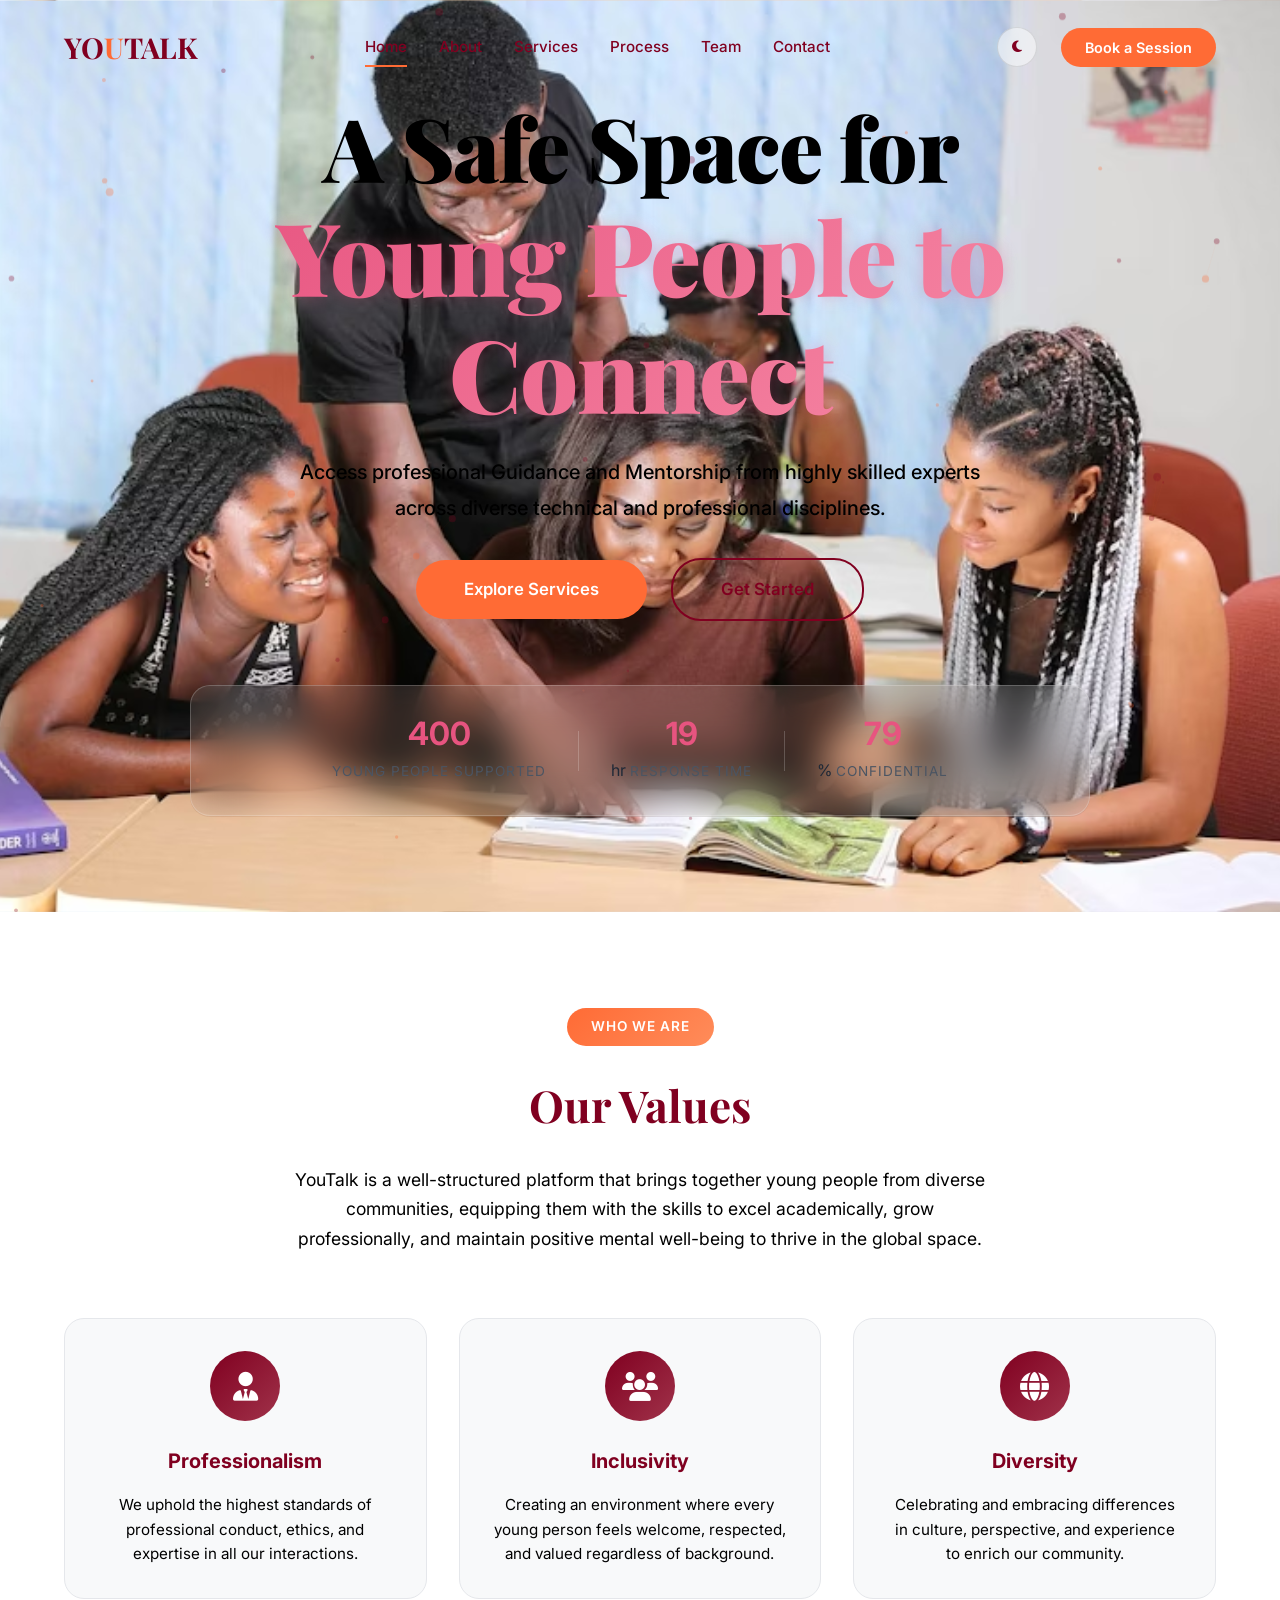
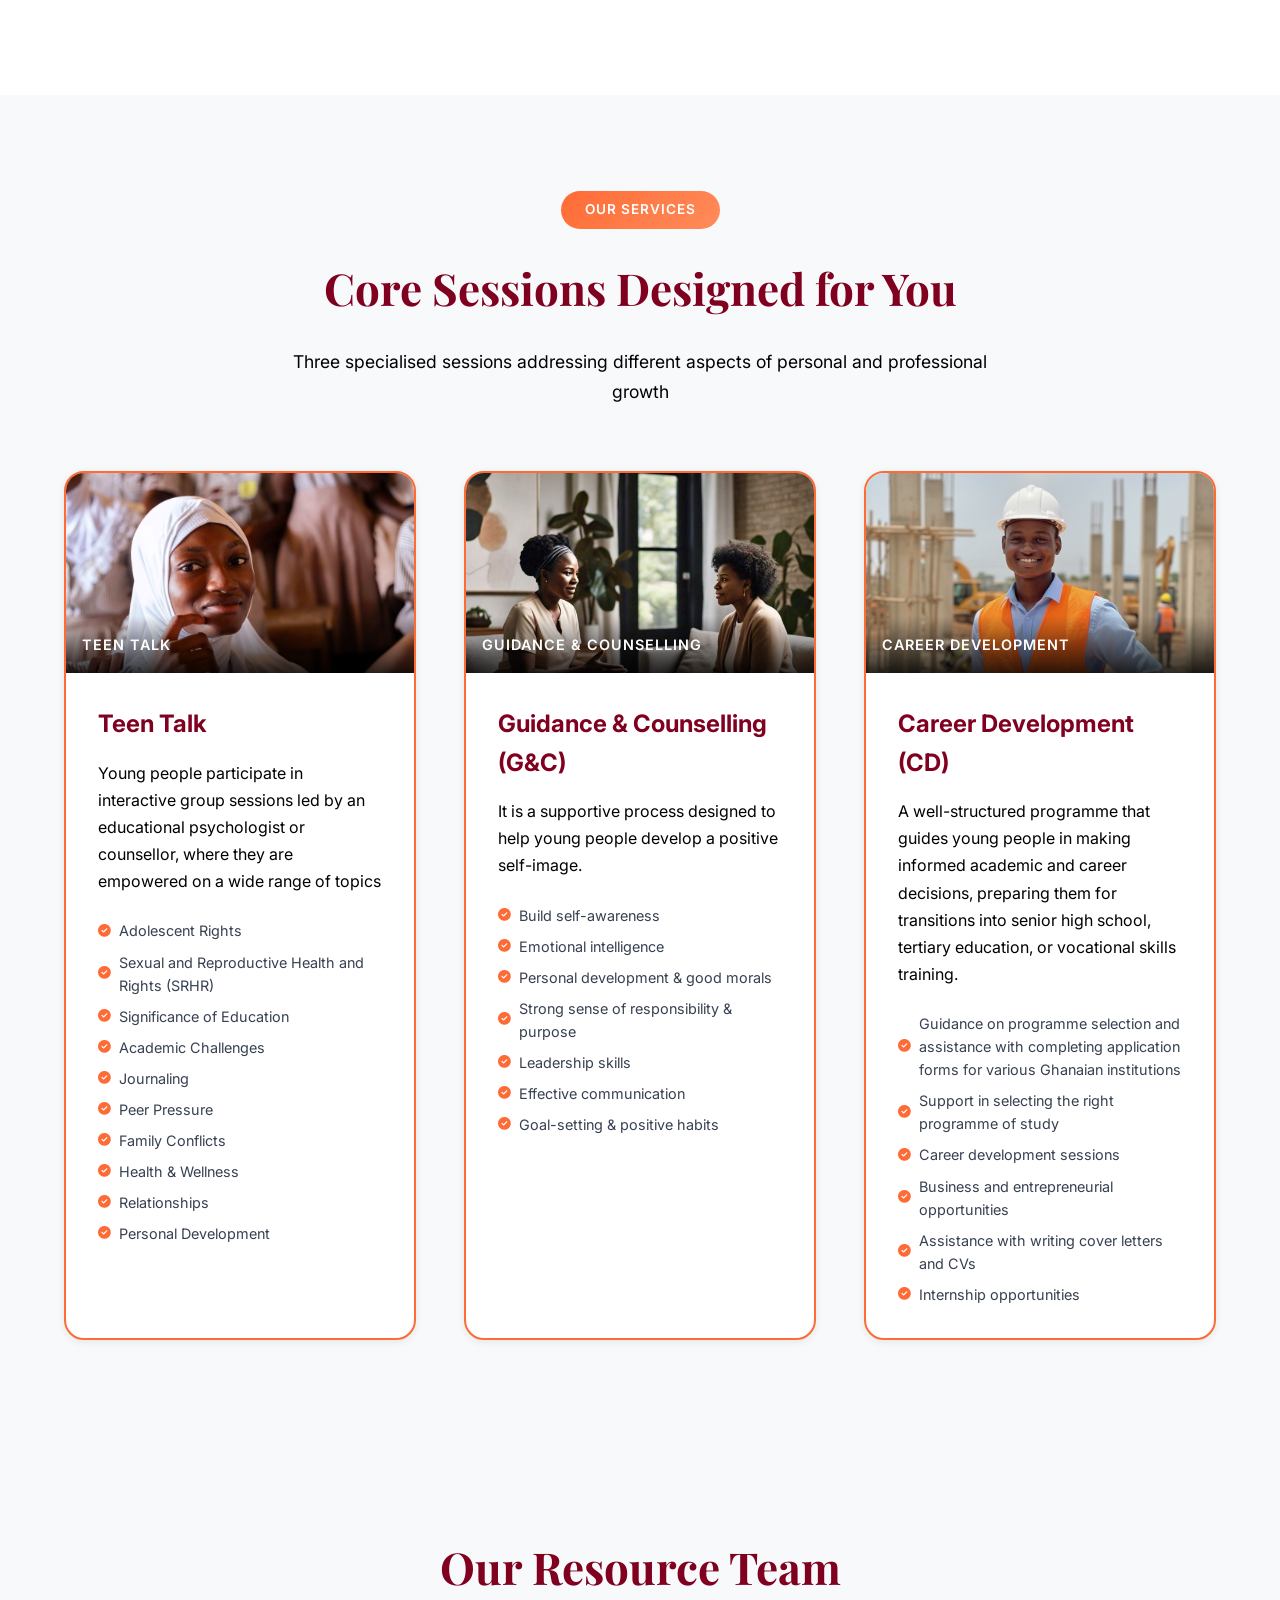
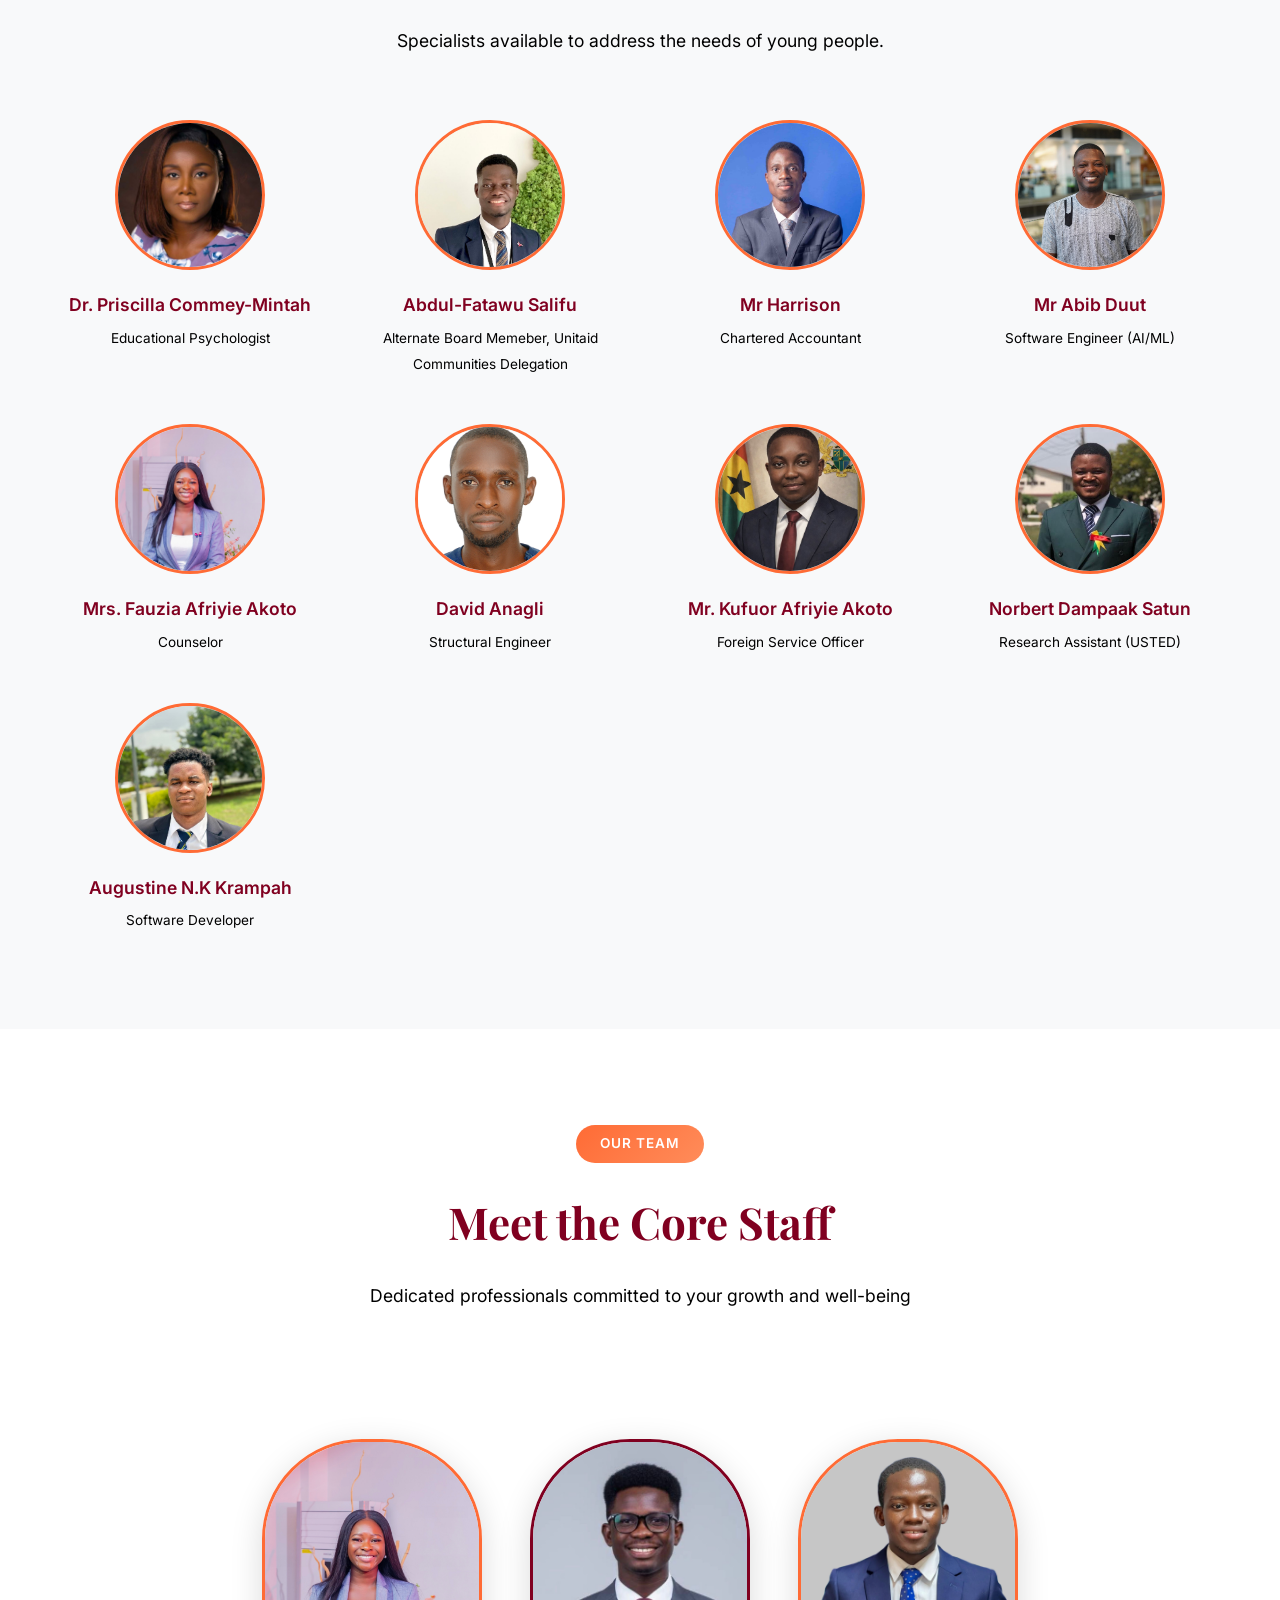
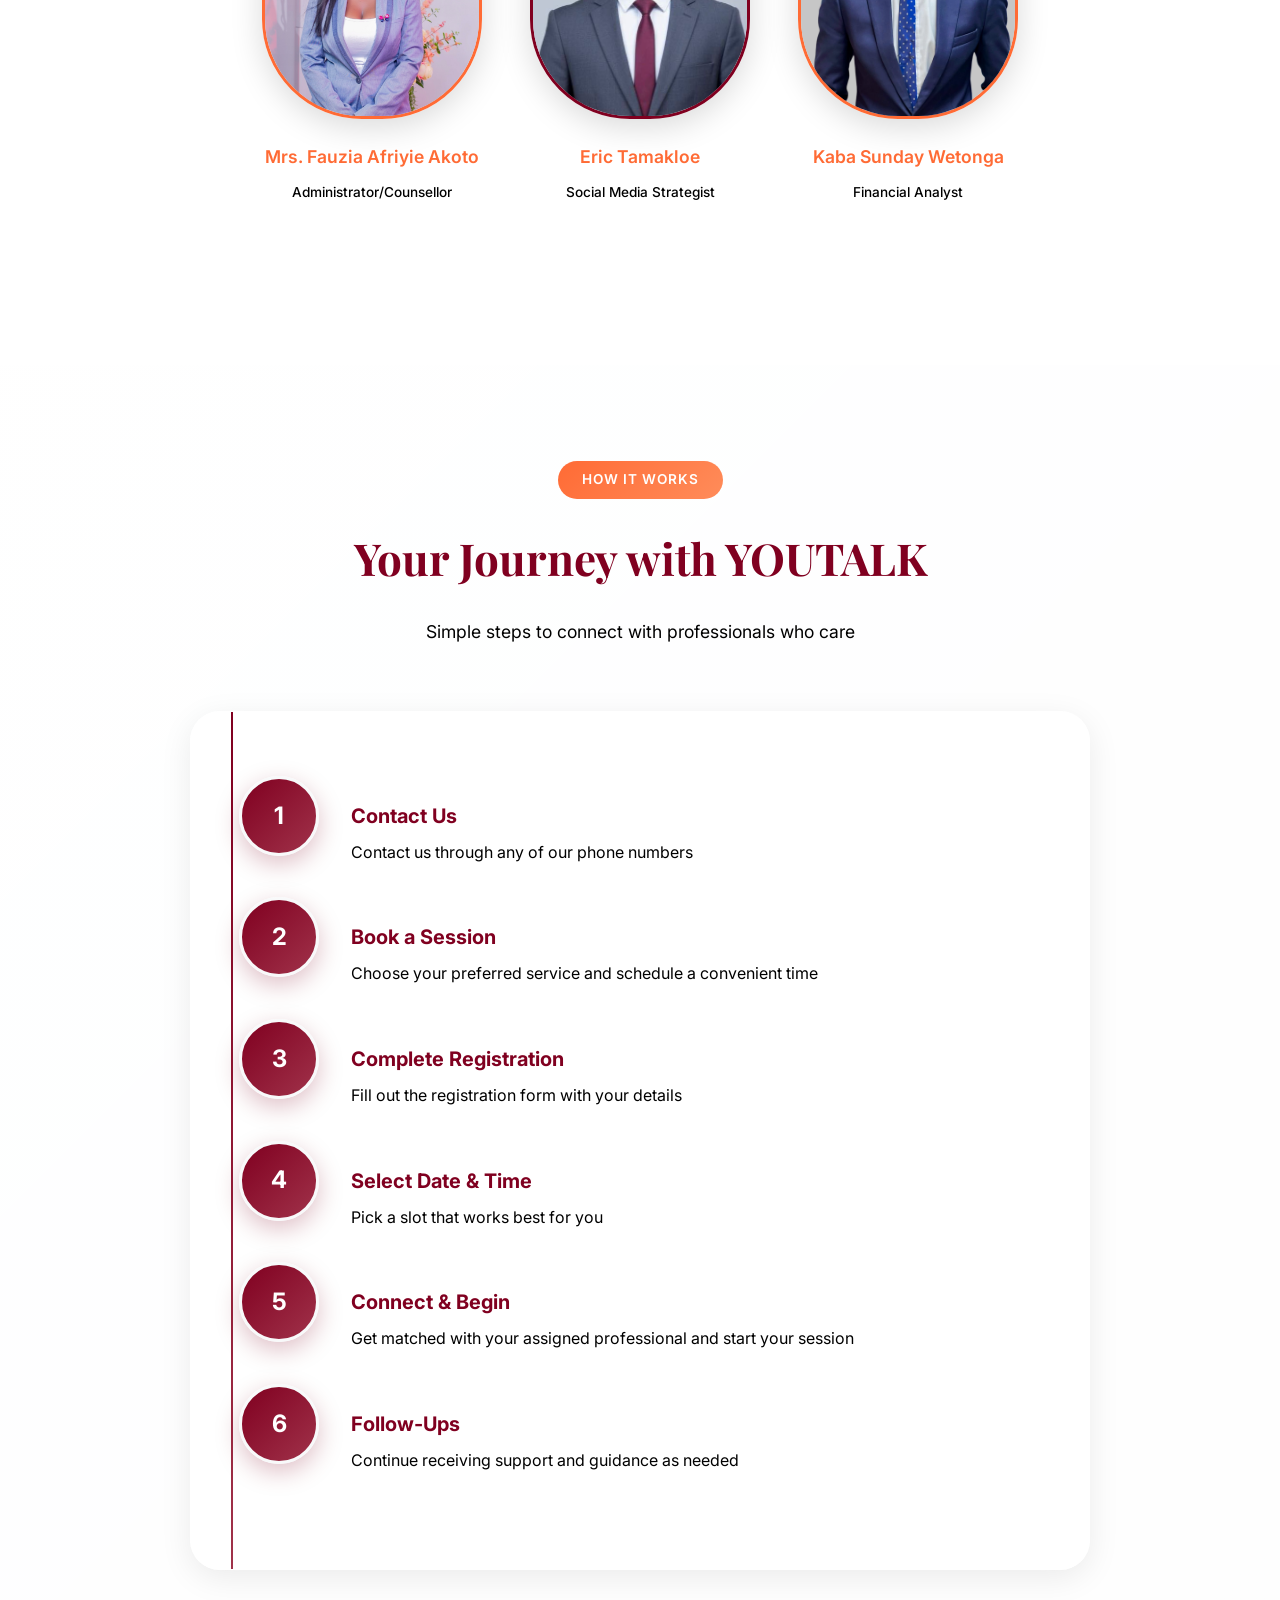
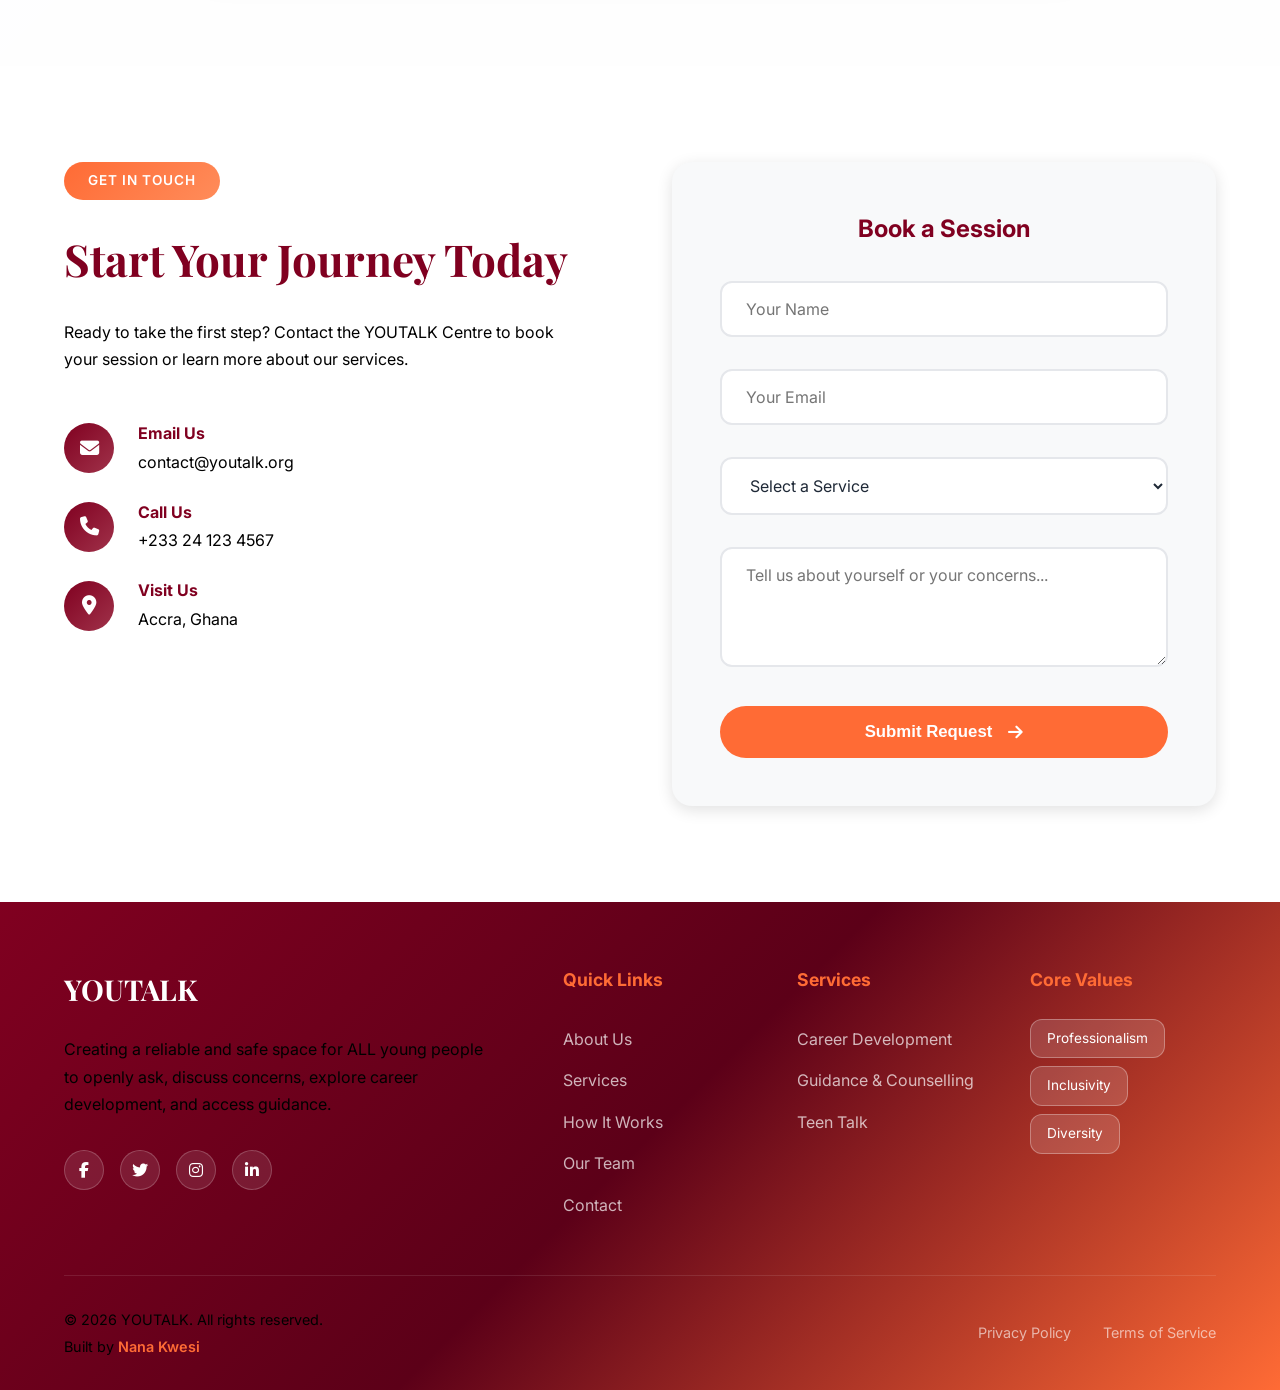
<file: index.html>
﻿<!DOCTYPE html>
<html lang="en">
<head>
    <meta charset="UTF-8">
    <meta name="viewport" content="width=device-width, initial-scale=1.0">
    <title>YOUTALK - Safe Space for Young People</title>

    <!-- Favicon (SVG Data URI - Y in a burgundy speech bubble) -->
    <link rel="icon" type="image/svg+xml" href="data:image/svg+xml,%3Csvg xmlns='http://www.w3.org/2000/svg' viewBox='0 0 100 100'%3E%3Crect width='100' height='100' rx='20' fill='%23800020'/%3E%3Ctext x='50' y='72' font-family='Arial, sans-serif' font-size='70' font-weight='bold' fill='white' text-anchor='middle'%3EY%3C/text%3E%3C/svg%3E">
    <meta name="theme-color" content="#800020">

    <link rel="stylesheet" href="styles.css">
    <link href="https://fonts.googleapis.com/css2?family=Inter:wght@300;400;500;600;700&family=Playfair+Display:wght@600;700&display=swap" rel="stylesheet">
    <link rel="stylesheet" href="https://cdnjs.cloudflare.com/ajax/libs/font-awesome/6.4.0/css/all.min.css">
</head>
<body>
    <!-- Navigation -->
    <nav class="navbar" id="navbar">
        <div class="nav-container">
            <a href="#" class="nav-logo">
                <span class="logo-text">YO<span class="highlight">U</span>TALK</span>
            </a>
            <div class="nav-menu" id="nav-menu">
                <a href="#home" class="nav-link active">Home</a>
                <a href="#about" class="nav-link">About</a>
                <a href="#services" class="nav-link">Services</a>
                <a href="#process" class="nav-link">Process</a>
                <a href="#team" class="nav-link">Team</a>
                <a href="#contact" class="nav-link">Contact</a>
            </div>

            <div class="nav-right">
                <button class="theme-toggle" id="theme-toggle" aria-label="Toggle theme">
                    <i class="fas fa-moon"></i>
                </button>
                <a href="#contact" class="nav-cta">Book a Session</a>
                <button class="mobile-menu-toggle" id="mobile-menu-toggle" aria-label="Toggle menu">
                    <span class="hamburger"></span>
                </button>
            </div>
        </div>
    </nav>

    <!-- Hero Section -->
    <section class="hero" id="home">
        <div class="hero-bg" style="background-image: url('Images/maybe\ hero\ 4.avif');"></div>
        <div class="hero-overlay"></div>
        <div class="hero-content">
            <h1 class="hero-title">
                A Safe Space for<br>
                <span class="highlight-text">Young People to Connect</span>
            </h1>
            <p class="hero-description">
                Access professional Guidance and Mentorship from highly skilled experts across diverse technical and professional disciplines.
            </p>
            <div class="hero-buttons">
                <a href="#services" class="btn btn-primary">Explore Services</a>
                <a href="#contact" class="btn btn-outline">Get Started</a>
            </div>
            
            <div class="hero-stats">
                <div class="stat-item">
                    <span class="stat-number" data-count="500">0</span>
                    <span class="stat-label">Young People Supported</span>
                </div>
                <div class="stat-divider"></div>
                <div class="stat-item">
                    <span class="stat-number" data-count="24">0</span><span style="font-size: 1rem;">hr</span>
                    <span class="stat-label">Response Time</span>
                </div>
                <div class="stat-divider"></div>
                <div class="stat-item">
                    <span class="stat-number" data-count="100">0</span><span style="font-size: 1rem;">%</span>
                    <span class="stat-label">Confidential</span>
                </div>
               
            </div>
        </div>
    </section>

    <!-- About Section -->
    <section class="about" id="about">
        <div class="container">
            <div class="section-header">
                <span class="section-tag">Who We Are</span>
                <h2 class="section-title">Our Values</h2>
                <p class="section-subtitle">
                  YouTalk is a well-structured platform that brings together young people from diverse communities, equipping them with the skills to excel academically, grow professionally, and maintain positive mental well-being to thrive in the global space.

                </p>
            </div>

            <div class="about-grid">
                <div class="about-card" data-aos="fade-up">
                    <div class="card-icon">
                        <i class="fas fa-user-tie"></i>
                    </div>
                    <h3>Professionalism</h3>
                    <p>We uphold the highest standards of professional conduct, ethics, and expertise in all our interactions.</p>
                </div>

                <div class="about-card" data-aos="fade-up" data-aos-delay="100">
                    <div class="card-icon">
                        <i class="fas fa-users"></i>
                    </div>
                    <h3>Inclusivity</h3>
                    <p>Creating an environment where every young person feels welcome, respected, and valued regardless of background.</p>
                </div>

                <div class="about-card" data-aos="fade-up" data-aos-delay="200">
                    <div class="card-icon">
                        <i class="fas fa-globe"></i>
                    </div>
                    <h3>Diversity</h3>
                    <p>Celebrating and embracing differences in culture, perspective, and experience to enrich our community.</p>
                </div>
            </div>
        </div>
    </section>

    <!-- Services Section -->
    <section class="services" id="services">
        <div class="container">
            <div class="section-header">
                <span class="section-tag">Our Services</span>
                <h2 class="section-title">Core Sessions Designed for You</h2>
                <p class="section-subtitle">
                    Three specialised sessions addressing different aspects of personal and professional growth
                </p>
            </div>

            <div class="services-grid">
                <!-- Teen Talk (First) -->
                <div class="service-card featured" data-aos="fade-up" data-aos-delay="100">
                    <div class="service-image">
                        <img src="Images/Teen Talk 1.JPEG" alt="Teen Talk">
                        <div class="service-overlay">
                            <span class="service-tag">Teen Talk</span>
                        </div>
                    </div>
                    <div class="service-content">
                        <h3>Teen Talk</h3>
                        <p>Young people participate in interactive group sessions led by an educational psychologist or counsellor, where they are empowered on a wide range of topics</p>
                        <ul class="service-features">
                            <li><i class="fas fa-check-circle"></i> Adolescent Rights</li>
                            <li><i class="fas fa-check-circle"></i> Sexual and Reproductive Health and Rights (SRHR)</li>
                            <li><i class="fas fa-check-circle"></i> Significance of Education</li>
                            <li><i class="fas fa-check-circle"></i> Academic Challenges</li>
                            <li><i class="fas fa-check-circle"></i> Journaling</li>
                            <li><i class="fas fa-check-circle"></i> Peer Pressure</li>
                            <li><i class="fas fa-check-circle"></i> Family Conflicts</li>
                            <li><i class="fas fa-check-circle"></i> Health & Wellness</li>
                            <li><i class="fas fa-check-circle"></i> Relationships</li>
                            <li><i class="fas fa-check-circle"></i> Personal Development</li>
                        </ul>
                    </div>
                </div>

                <!-- Guidance & Counselling (Second) -->
                <div class="service-card featured" data-aos="fade-up" data-aos-delay="200">
                    <div class="service-image">
                        <img src="Images/Guidance & Counseling .JPG.jpeg" alt="Guidance & Counselling">
                        <div class="service-overlay">
                            <span class="service-tag">Guidance & Counselling</span>
                        </div>
                    </div>
                    <div class="service-content">
                        <h3>Guidance & Counselling (G&C)</h3>
                        <p>It is a supportive process designed to help young people develop a positive self-image.</p>
                        <ul class="service-features">
                            <li><i class="fas fa-check-circle"></i>Build self-awareness
 </li>
                            <li><i class="fas fa-check-circle"></i>Emotional intelligence
 </li>
                            <li><i class="fas fa-check-circle"></i> Personal development & good morals</li>
                            <li><i class="fas fa-check-circle"></i> Strong sense of responsibility & purpose</li>
                            <li><i class="fas fa-check-circle"></i> Leadership skills</li>
                            <li><i class="fas fa-check-circle"></i> Effective communication</li>
                            <li><i class="fas fa-check-circle"></i> Goal-setting & positive habits</li>
                        </ul>
                    </div>
                </div>

                <!-- Career Development (Third) -->
                <div class="service-card featured" data-aos="fade-up" data-aos-delay="300">
                    <div class="service-image">
                        <img loading="lazy" src="Images/CD.JPG.jpeg" alt="Career Development">
                        <div class="service-overlay">
                            <span class="service-tag">Career Development</span>
                        </div>
                    </div>
                    <div class="service-content">
                        <h3>Career Development (CD)</h3>
                        <p>A well-structured programme that guides young people in making informed academic and career decisions, preparing them for transitions into senior high school, tertiary education, or vocational skills training.</p>
                        <ul class="service-features">
                            <li><i class="fas fa-check-circle"></i>Guidance on programme selection and assistance with completing application forms for various Ghanaian institutions</li>
                            <li><i class="fas fa-check-circle"></i> Support in selecting the right programme of study
</li>
                            <li><i class="fas fa-check-circle"></i> Career development sessions
</li>
                            <li><i class="fas fa-check-circle"></i> Business and entrepreneurial opportunities
</li>
                            <li><i class="fas fa-check-circle"></i> Assistance with writing cover letters and CVs
</li>
                            <li><i class="fas fa-check-circle"></i> Internship opportunities</li>
                        </ul>
                    </div>
                </div>
            </div>
        </div>
    </section>

    <!-- Resource Team Section -->
    <section class="resource-team" id="resource-team">
        <div class="container">
            <div class="section-header">
                
                <h2 class="section-title">Our Resource Team</h2>
                <p class="section-subtitle">
                   Specialists available to address the needs of young people.
                </p>
            </div>

            <div class="resource-grid">
                <!-- Member 1 -->
                <div class="resource-member">
                    <div class="resource-avatar">
                        <img src="Images/IMG_4183.JPG(1).jpeg" alt="Dr. Priscilla Commey-Mintah">
                    </div>
                    <div class="resource-info">
                        <h4 class="resource-name">Dr. Priscilla Commey-Mintah</h4>
                        <span class="resource-title">Educational Psychologist</span>
                    </div>
                </div>

                <!-- Member 2 -->
                <div class="resource-member">
                    <div class="resource-avatar">
                        <img src="Images/Mr. Abdul.JPG.jpeg" alt="Abdul-Fatawu Salifu">
                    </div>
                    <div class="resource-info">
                        <h4 class="resource-name">Abdul-Fatawu Salifu</h4>
                        <span class="resource-title">Alternate Board Memeber, Unitaid Communities Delegation</span>
                    </div>
                </div>

                <!-- Member 3 -->
                <div class="resource-member">
                    <div class="resource-avatar">
                        <img src="Images/Mr harrison.jpeg" alt="Mr Harrison">
                    </div>
                    <div class="resource-info">
                        <h4 class="resource-name">Mr Harrison</h4>
                        <span class="resource-title">Chartered Accountant</span>
                    </div>
                </div>

                <!-- Member 4 -->
                <div class="resource-member">
                    <div class="resource-avatar">
                        <img src="Images/Mr. Abib Duut .JPG.jpeg" alt="Mr Abib Duut">
                    </div>
                    <div class="resource-info">
                        <h4 class="resource-name">Mr Abib Duut</h4>
                        <span class="resource-title">Software Engineer (AI/ML)</span>
                    </div>
                </div>

                <!-- Member 5 -->
                <div class="resource-member">
                    <div class="resource-avatar">
                        <img src="Images/fauzia.jpeg" alt="Mrs. Fauzia Afriyie Akoto">
                    </div>
                    <div class="resource-info">
                        <h4 class="resource-name">Mrs. Fauzia Afriyie Akoto</h4>
                        <span class="resource-title"> Counselor</span>
                    </div>
                </div>

                <!-- Member 6 -->
                <div class="resource-member">
                    <div class="resource-avatar">
                        <img src="Images/Website  III.JPG.jpeg" alt="David Anagli">
                    </div>
                    <div class="resource-info">
                        <h4 class="resource-name">David Anagli</h4>
                        <span class="resource-title">Structural Engineer</span>
                    </div>
                </div>

                <!-- Member 7 -->
                <div class="resource-member">
                    <div class="resource-avatar">
                        <img src="Images/mr kuffour.jpeg" alt="Mr. Kufuor Afriyie Akoto">
                    </div>
                    <div class="resource-info">
                        <h4 class="resource-name">Mr. Kufuor Afriyie Akoto</h4>
                        <span class="resource-title">Foreign Service Officer</span>
                    </div>
                </div>

                <!-- Member 8 -->
                <div class="resource-member">
                    <div class="resource-avatar">
                        <img src="Images/mr norbet.jpeg" alt="Norbert Dampaak Satun">
                    </div>
                    <div class="resource-info">
                        <h4 class="resource-name">Norbert Dampaak Satun</h4>
                        <span class="resource-title">Research Assistant (USTED)</span>
                    </div>
                </div>

                <!-- Member 9 -->
                <div class="resource-member">
                    <div class="resource-avatar">
                        <img src="Images/Matriculation 28.jpeg" alt="Augustine Nana Kwesi Krampah">
                    </div>
                    <div class="resource-info">
                        <h4 class="resource-name">Augustine N.K Krampah</h4>
                        <span class="resource-title">Software Developer</span>
                    </div>
                </div>
            </div>
        </div>
    </section>
   <!-- Team Section -->
    <section class="team" id="team">
        <div class="team-background"></div>
        <div class="container">
            <div class="section-header">
                <span class="section-tag">Our Team</span>
                <h2 class="section-title">Meet the Core Staff</h2>
                <p class="section-subtitle">
                    Dedicated professionals committed to your growth and well-being
                </p>
            </div>

            <div class="team-capsules">
                <!-- Member 1 -->
                <div class="team-capsule" data-aos="fade-up">
                    <div class="capsule-image-wrapper">
                        <img src="Images/fauzia.jpeg" alt="Mrs Fauzia" class="capsule-image">
                    </div>
                    <div class="capsule-info">
                        <h4 class="capsule-name">Mrs. Fauzia Afriyie Akoto</h4>
                        <span class="capsule-role">Administrator/Counsellor</span>
                    </div>
                </div>

                <!-- Member 2 -->
                <div class="team-capsule" data-aos="fade-up" data-aos-delay="100">
                    <div class="capsule-image-wrapper">
                        <img src="Images/Eric's pictture.jpeg" alt="Eric Tamakloe" class="capsule-image">
                    </div>
                    <div class="capsule-info">
                        <h4 class="capsule-name">Eric Tamakloe</h4>
                        <span class="capsule-role">Social Media Strategist</span>
                    </div>
                </div>

                <!-- Member 3 -->
                <div class="team-capsule" data-aos="fade-up" data-aos-delay="200">
                    <div class="capsule-image-wrapper">
                        <img src="Images/Suday new.PNG" alt="Kaba Sunday Wetonga" class="capsule-image">
                    </div>
                    <div class="capsule-info">
                        <h4 class="capsule-name">Kaba Sunday Wetonga</h4>
                        <span class="capsule-role">Financial Analyst</span>
                    </div>
                </div>
            </div>
        </div>
    </section>



    <!-- Process Section -->
    <section class="process" id="process">
        <div class="container">
            <div class="section-header">
                <span class="section-tag">How It Works</span>
                <h2 class="section-title">Your Journey with YOUTALK</h2>
                <p class="section-subtitle">
                    Simple steps to connect with professionals who care
                </p>
            </div>

            <div class="process-timeline">
                <div class="process-item" data-aos="fade-right">
                    <div class="process-number">1</div>
                    <div class="process-content">
                        <h3>Contact Us</h3>
                        <p>Contact us through any of our phone numbers</p>
                    </div>
                </div>

                <div class="process-item" data-aos="fade-left">
                    <div class="process-number">2</div>
                    <div class="process-content">
                        <h3>Book a Session</h3>
                        <p>Choose your preferred service and schedule a convenient time</p>
                    </div>
                </div>

                <div class="process-item" data-aos="fade-right">
                    <div class="process-number">3</div>
                    <div class="process-content">
                        <h3>Complete Registration</h3>
                        <p>Fill out the registration form with your details</p>
                    </div>
                </div>

                <div class="process-item" data-aos="fade-left">
                    <div class="process-number">4</div>
                    <div class="process-content">
                        <h3>Select Date & Time</h3>
                        <p>Pick a slot that works best for you</p>
                    </div>
                </div>

                <div class="process-item" data-aos="fade-right">
                    <div class="process-number">5</div>
                    <div class="process-content">
                        <h3>Connect & Begin</h3>
                        <p>Get matched with your assigned professional and start your session</p>
                    </div>
                </div>

                <div class="process-item" data-aos="fade-left">
                    <div class="process-number">6</div>
                    <div class="process-content">
                        <h3>Follow-Ups</h3>
                        <p>Continue receiving support and guidance as needed</p>
                    </div>
                </div>
            </div>
        </div>
    </section>

    <!-- Contact Section -->
    <section class="contact" id="contact">
        <div class="container">
            <div class="contact-wrapper">
                <div class="contact-info" data-aos="fade-right">
                    <span class="section-tag">Get in Touch</span>
                    <h2 class="section-title">Start Your Journey Today</h2>
                    <p>Ready to take the first step? Contact the YOUTALK Centre to book your session or learn more about our services.</p>

                    <div class="contact-details">
                        <div class="contact-item">
                            <div class="contact-icon">
                                <i class="fas fa-envelope"></i>
                            </div>
                            <div>
                                <h4>Email Us</h4>
                                <p>contact@youtalk.org</p>
                            </div>
                        </div>

                        <div class="contact-item">
                            <div class="contact-icon">
                                <i class="fas fa-phone"></i>
                            </div>
                            <div>
                                <h4>Call Us</h4>
                                <p>+233 24 123 4567</p>
                            </div>
                        </div>

                        <div class="contact-item">
                            <div class="contact-icon">
                                <i class="fas fa-map-marker-alt"></i>
                            </div>
                            <div>
                                <h4>Visit Us</h4>
                                <p>Accra, Ghana</p>
                            </div>
                        </div>
                    </div>
                </div>

                <div class="contact-form-wrapper" data-aos="fade-left">
                    <form class="contact-form" id="contact-form">
                        <h3>Book a Session</h3>
                        <div class="form-group">
                            <input type="text" id="name" name="name" placeholder="Your Name" required>
                        </div>
                        <div class="form-group">
                            <input type="email" id="email" name="email" placeholder="Your Email" required>
                        </div>
                        <div class="form-group">
                            <select id="service" name="service" required>
                                <option value="">Select a Service</option>
                                <option value="cd">Career Development</option>
                                <option value="gc">Guidance & Counselling</option>
                                <option value="teen">Teen Talk</option>
                            </select>
                        </div>
                        <div class="form-group">
                            <textarea id="message" name="message" rows="4" placeholder="Tell us about yourself or your concerns..." required></textarea>
                        </div>
                        <button type="submit" class="btn btn-primary btn-block">
                            Submit Request
                            <i class="fas fa-arrow-right"></i>
                        </button>
                    </form>
                </div>
            </div>
        </div>
    </section>

    <!-- Footer -->
    <footer class="footer">
        <div class="container">
            <div class="footer-content">
                <div class="footer-brand">
                    <a href="#" class="footer-logo">YO<span class="highlight">U</span>TALK</a>
                    <p class="footer-description">
                        Creating a reliable and safe space for ALL young people to openly ask, discuss concerns, explore career development, and access guidance.
                    </p>
                    <div class="footer-social">
                        <a href="#"><i class="fab fa-facebook-f"></i></a>
                        <a href="#"><i class="fab fa-twitter"></i></a>
                        <a href="#"><i class="fab fa-instagram"></i></a>
                        <a href="#"><i class="fab fa-linkedin-in"></i></a>
                    </div>
                </div>

                <div class="footer-links">
                    <div class="footer-column">
                        <h4>Quick Links</h4>
                        <a href="#about">About Us</a>
                        <a href="#services">Services</a>
                        <a href="#process">How It Works</a>
                        <a href="#team">Our Team</a>
                        <a href="#contact">Contact</a>
                    </div>

                    <div class="footer-column">
                        <h4>Services</h4>
                        <a href="#services">Career Development</a>
                        <a href="#services">Guidance & Counselling</a>
                        <a href="#services">Teen Talk</a>
                    </div>

                    <div class="footer-column">
                        <h4>Core Values</h4>
                        <span class="value-tag">Professionalism</span>
                        <span class="value-tag">Inclusivity</span>
                        <span class="value-tag">Diversity</span>
                    </div>
                </div>
            </div>

            <div class="footer-bottom">
                <div class="footer-bottom-left">
                    <p>&copy; 2026 YOUTALK. All rights reserved.</p>
                    <p class="built-by">Built by <a href="https://my-portfolio-dev-eight.vercel.app/" target="_blank" rel="noopener noreferrer">Nana Kwesi</a></p>
                </div>
                <div class="footer-bottom-links">
                    <a href="privacy-policy.html">Privacy Policy</a>
                    <a href="terms-of-service.html">Terms of Service</a>
                </div>            </div>
        </div>
    </footer>

    <script src="script.js"></script>

    <!-- Scroll Progress Bar -->
    <div class="scroll-progress-container">
        <div class="scroll-progress-bar" id="scroll-progress"></div>
    </div>

    <!-- Floating Section Indicator -->
    <nav class="scroll-indicator" id="scroll-indicator">
        <div class="indicator-dot active" data-section="Home" data-target="#home"></div>
        <div class="indicator-dot" data-section="About" data-target="#about"></div>
        <div class="indicator-dot" data-section="Services" data-target="#services"></div>
        <div class="indicator-dot" data-section="Team" data-target="#team"></div>
        <div class="indicator-dot" data-section="Process" data-target="#process"></div>
        <div class="indicator-dot" data-section="Contact" data-target="#contact"></div>
    </nav>

    <!-- Back to Top Button -->
    <button class="back-to-top" id="back-to-top" aria-label="Back to top">
        <i class="fas fa-arrow-up"></i>
    </button>
</body>
</html>
</file>
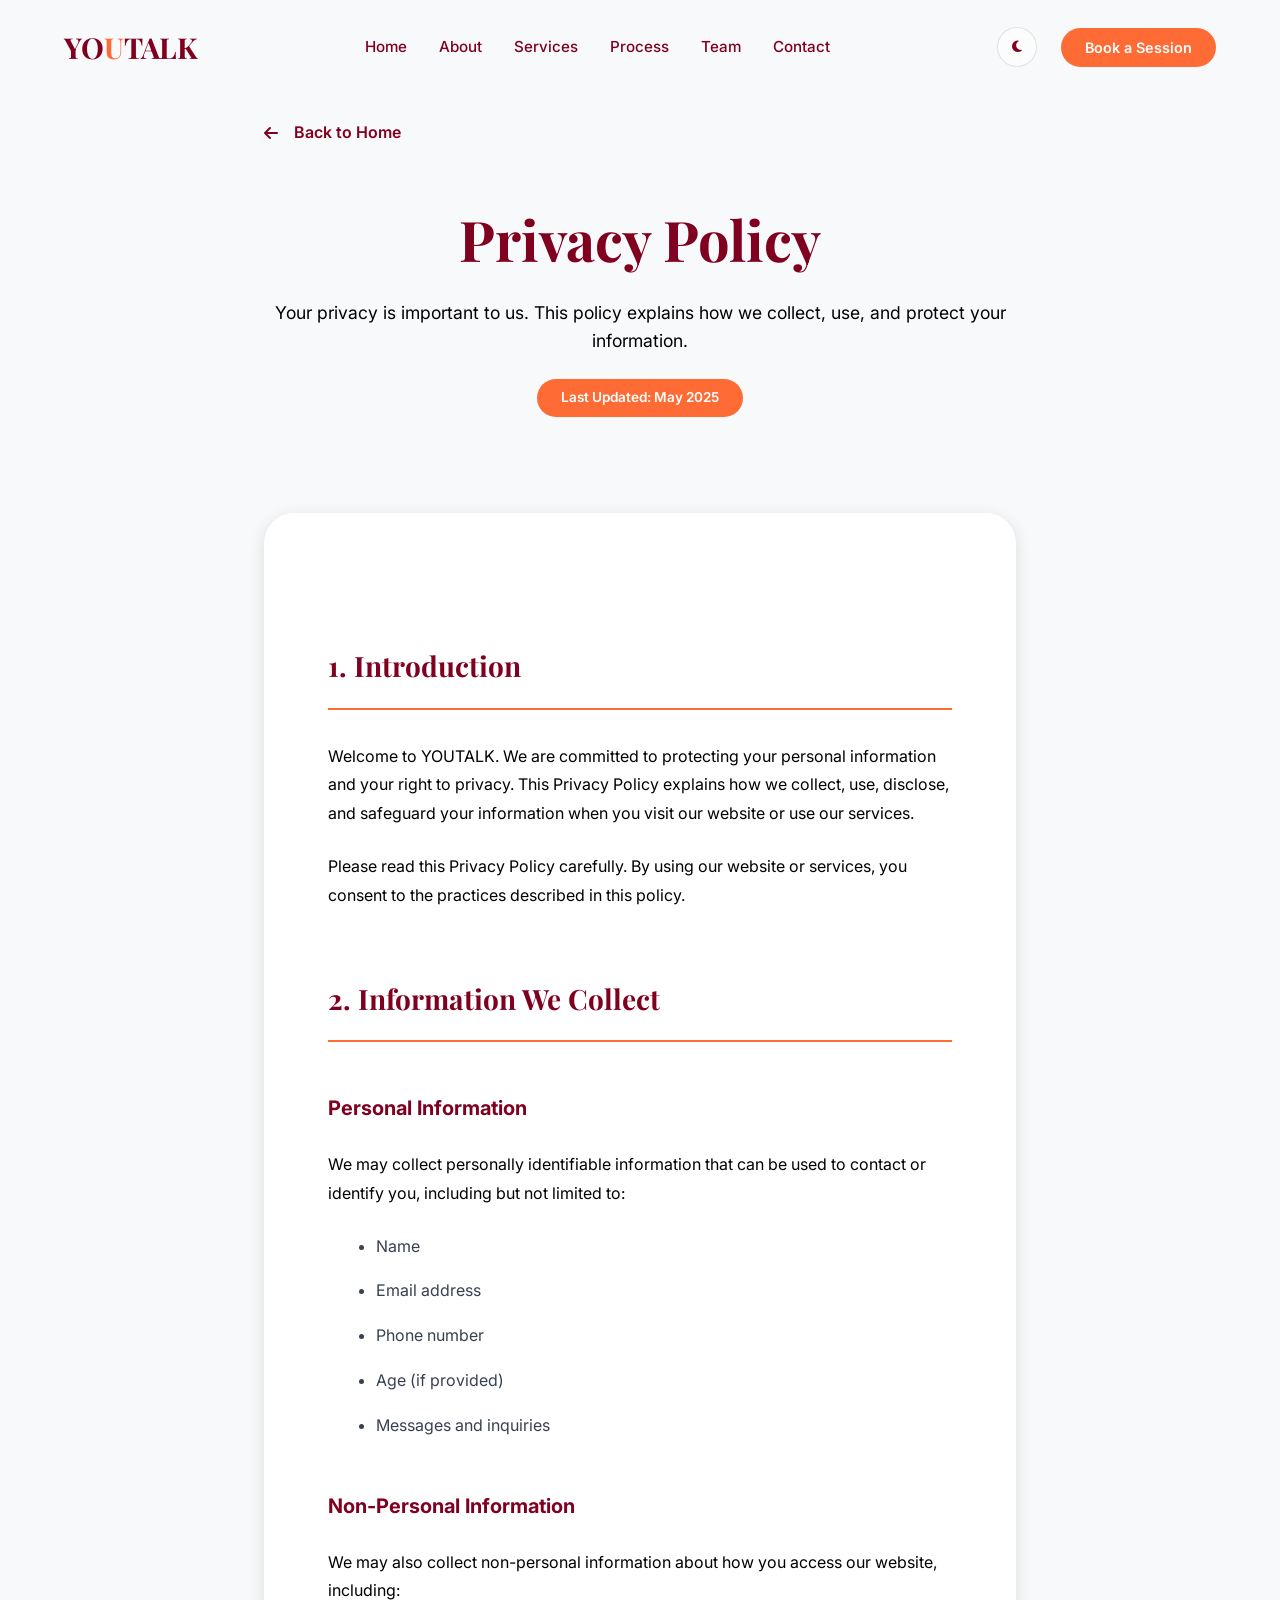
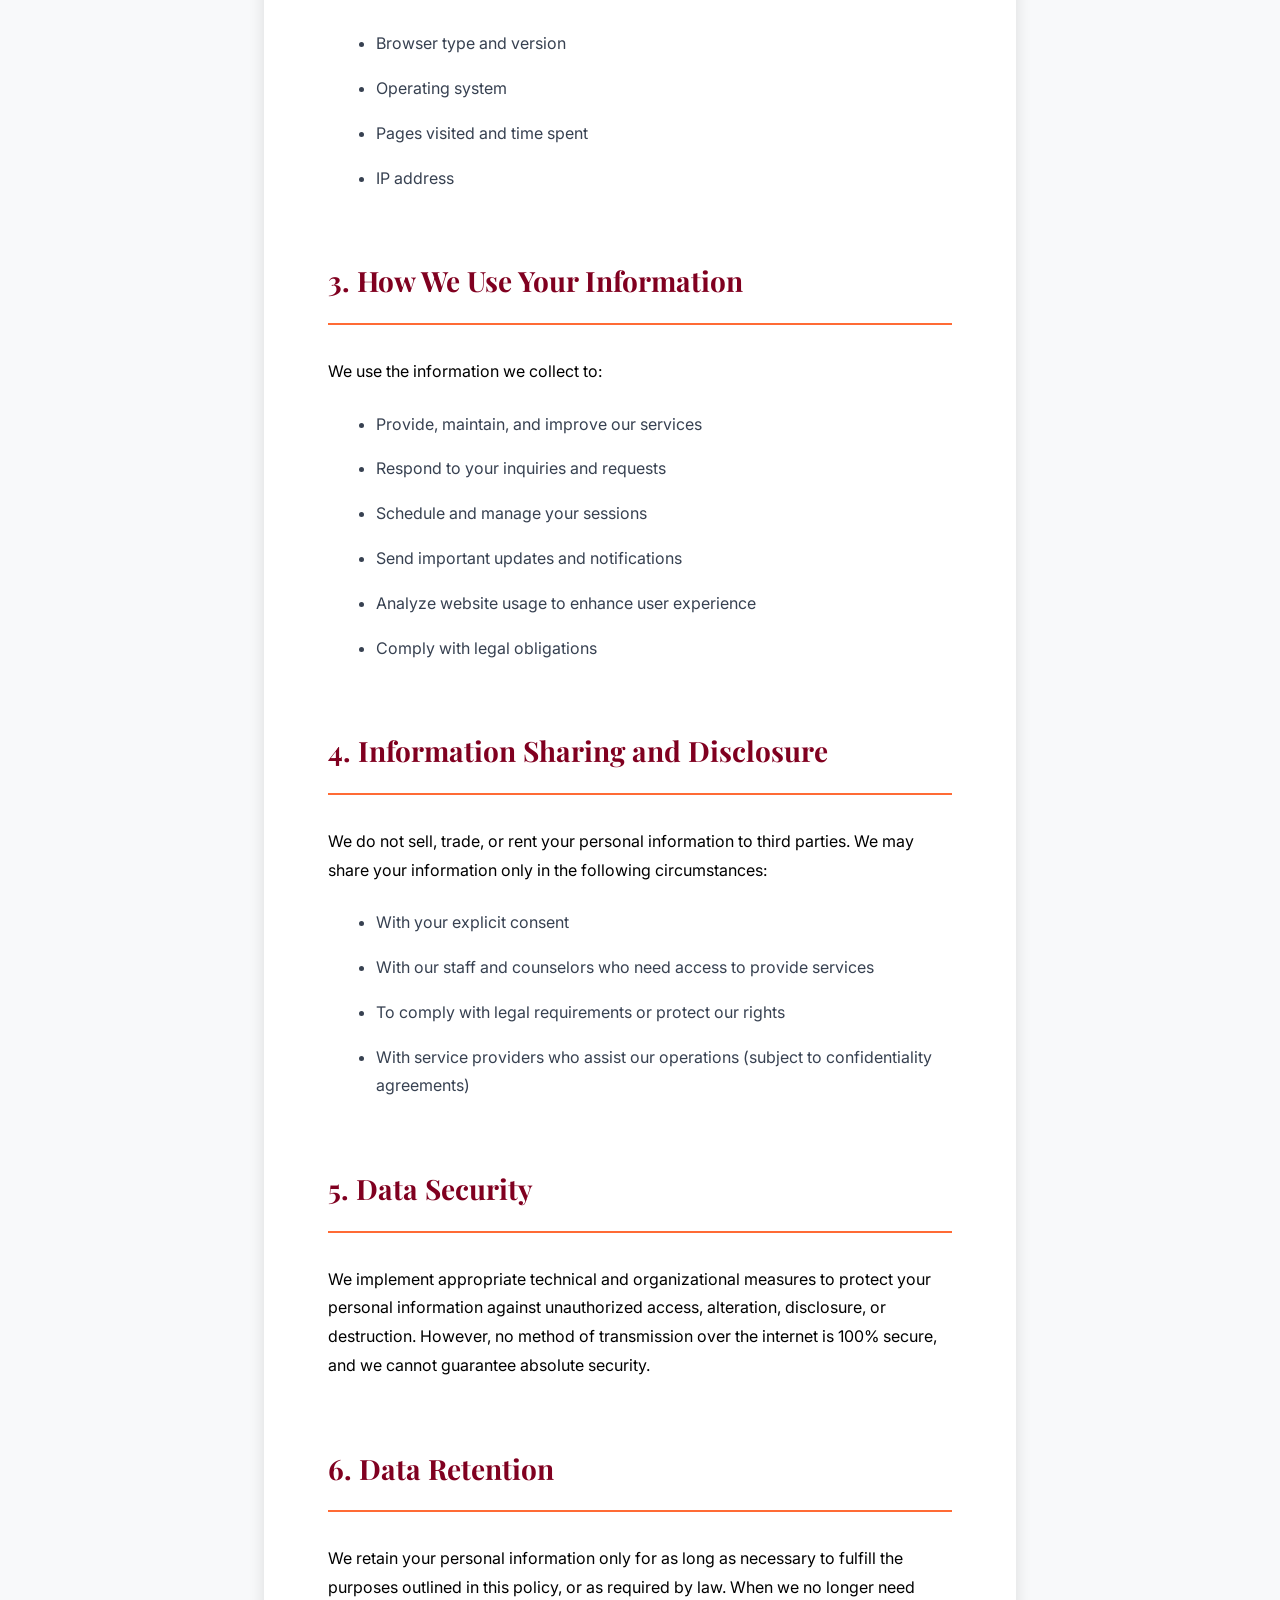
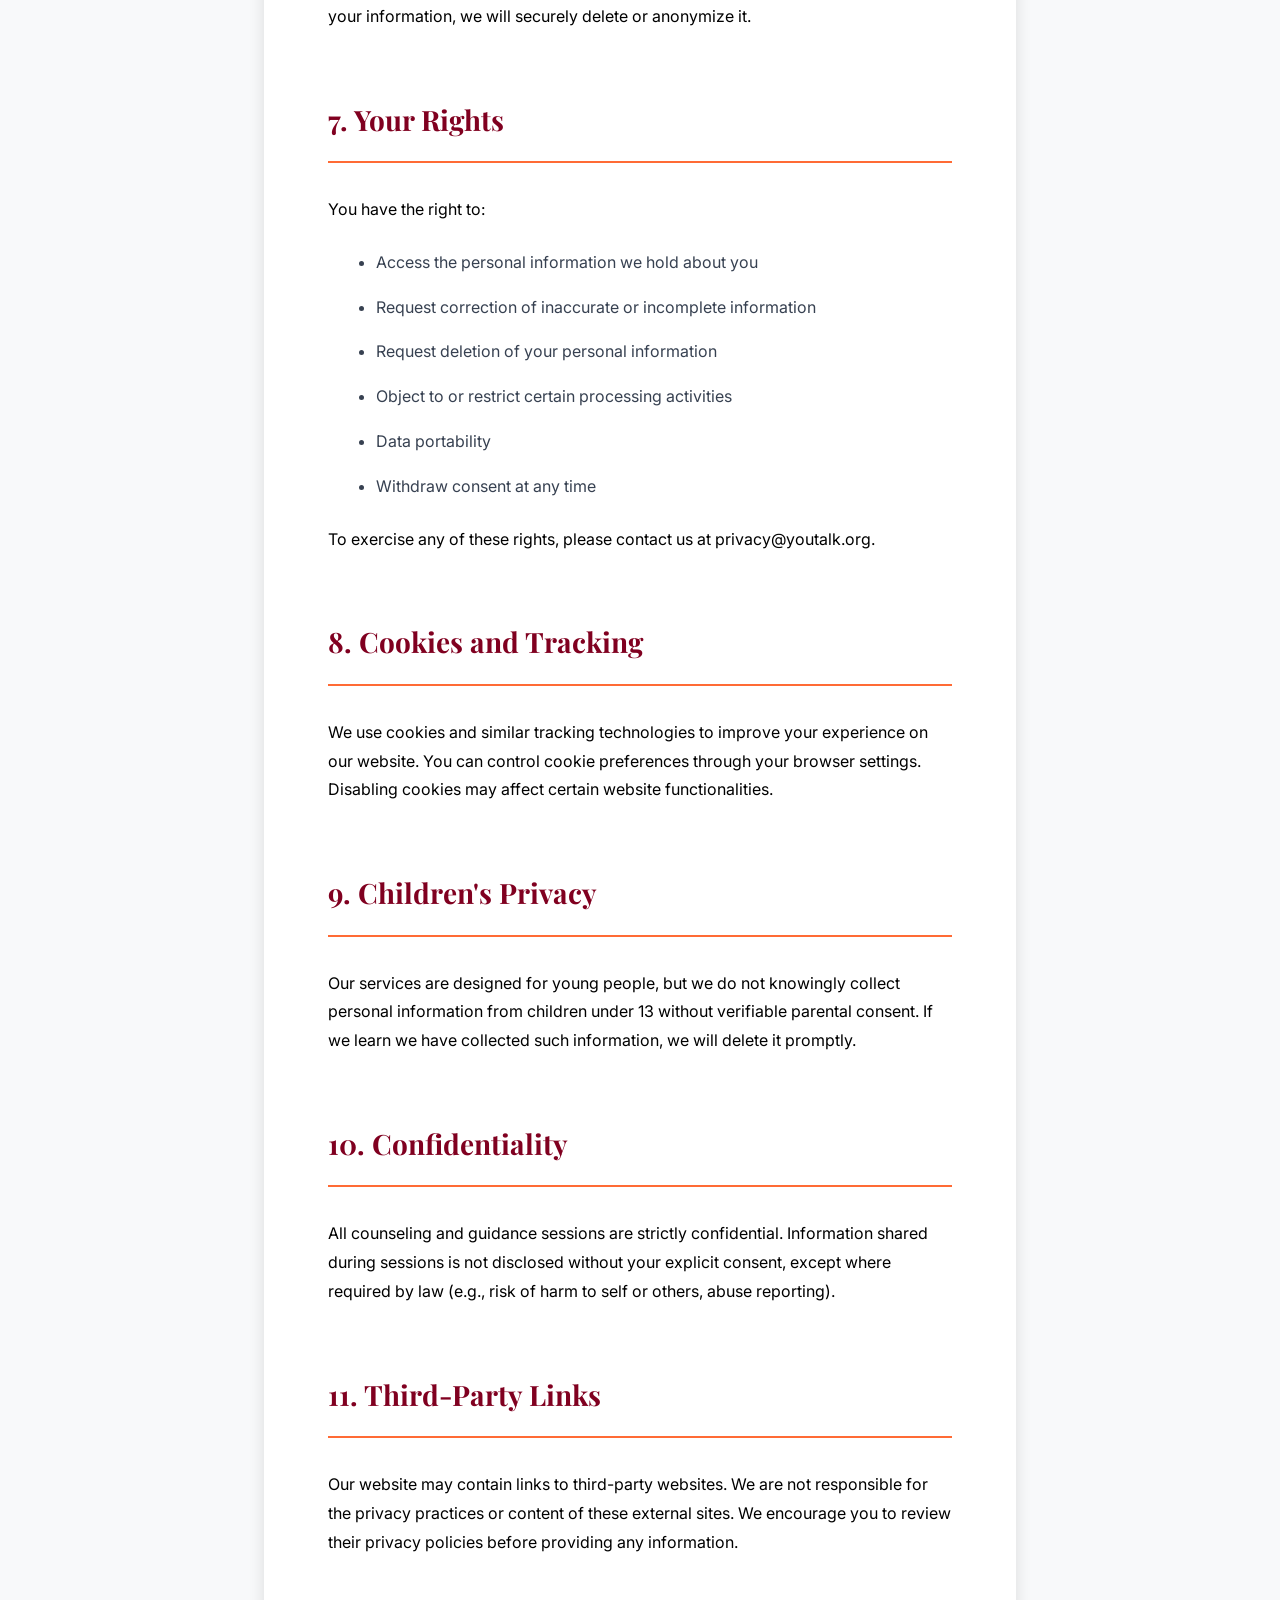
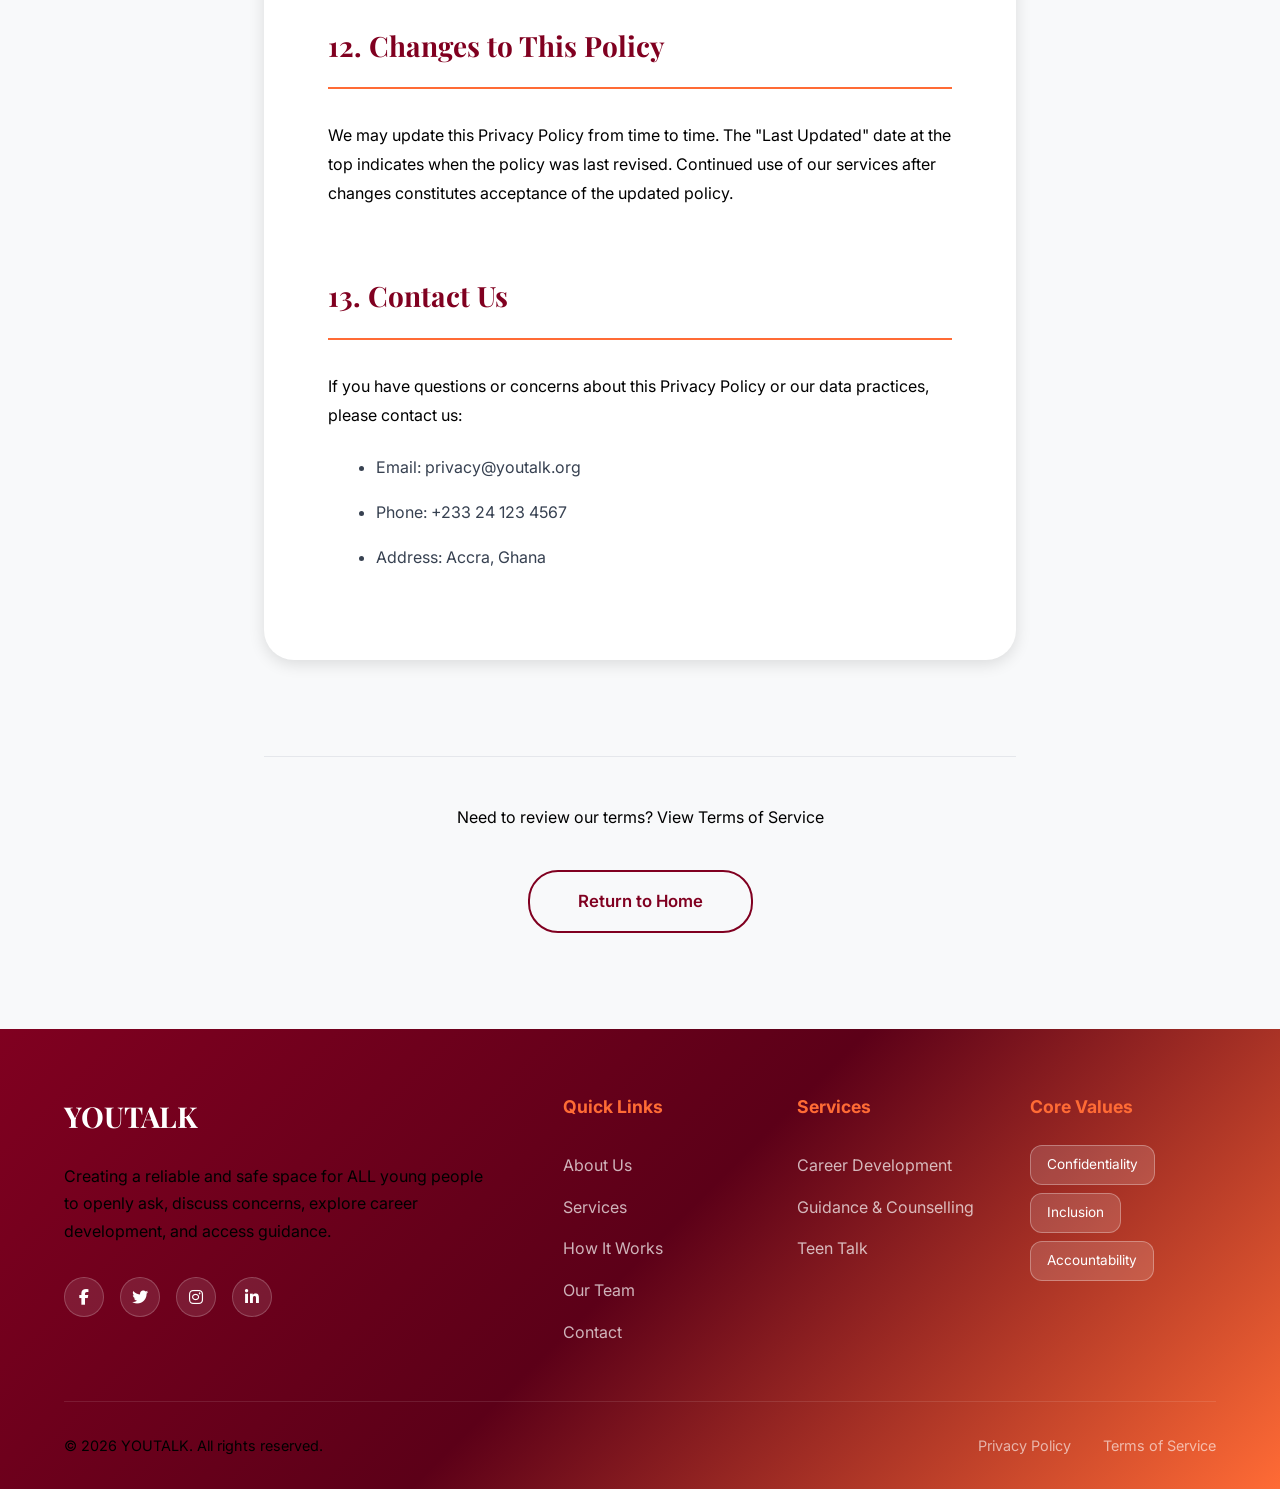
<file: privacy-policy.html>
<!DOCTYPE html>
<html lang="en">
<head>
    <meta charset="UTF-8">
    <meta name="viewport" content="width=device-width, initial-scale=1.0">
    <title>Privacy Policy - YOUTALK</title>

    <!-- Favicon -->
    <link rel="icon" type="image/svg+xml" href="data:image/svg+xml,%3Csvg xmlns='http://www.w3.org/2000/svg' viewBox='0 0 100 100'%3E%3Crect width='100' height='100' rx='20' fill='%23800020'/%3E%3Ctext x='50' y='72' font-family='Arial, sans-serif' font-size='70' font-weight='bold' fill='white' text-anchor='middle'%3EY%3C/text%3E%3C/svg%3E">
    <meta name="theme-color" content="#800020">

    <link rel="stylesheet" href="styles.css">
    <link href="https://fonts.googleapis.com/css2?family=Inter:wght@300;400;500;600;700&family=Playfair+Display:wght@600;700&display=swap" rel="stylesheet">
    <link rel="stylesheet" href="https://cdnjs.cloudflare.com/ajax/libs/font-awesome/6.4.0/css/all.min.css">

    <style>
        /* Legal Pages Specific Styles */
        .legal-page {
            padding: 120px 0 80px;
            min-height: 100vh;
            background: var(--off-white);
        }

        [data-theme="dark"] .legal-page {
            background: var(--gray-100);
        }

        .legal-container {
            max-width: 800px;
            margin: 0 auto;
            padding: 0 var(--space-md);
        }

        .legal-header {
            text-align: center;
            margin-bottom: var(--space-3xl);
        }

        .legal-header h1 {
            font-family: var(--font-display);
            font-size: clamp(2.5rem, 5vw, 3.5rem);
            color: var(--burgundy);
            margin-bottom: var(--space-sm);
        }

        [data-theme="dark"] .legal-header h1 {
            color: var(--white);
        }

        .legal-header p {
            color: var(--gray-600);
            font-size: 1.1rem;
        }

        [data-theme="dark"] .legal-header p {
            color: var(--gray-600);
        }

        .legal-last-updated {
            display: inline-block;
            background: var(--orange);
            color: white;
            padding: var(--space-xs) var(--space-md);
            border-radius: var(--radius-xl);
            font-size: 0.85rem;
            font-weight: 600;
            margin-top: var(--space-md);
        }

        .legal-content {
            background: var(--white);
            border-radius: var(--radius-xl);
            padding: var(--space-2xl);
            box-shadow: var(--shadow-md);
            line-height: 1.8;
        }

        [data-theme="dark"] .legal-content {
            background: var(--gray-100);
        }

        .legal-content h2 {
            font-family: var(--font-display);
            font-size: 1.75rem;
            color: var(--burgundy);
            margin-top: var(--space-2xl);
            margin-bottom: var(--space-lg);
            padding-bottom: var(--space-sm);
            border-bottom: 2px solid var(--orange);
        }

        [data-theme="dark"] .legal-content h2 {
            color: var(--orange);
        }

        .legal-content h3 {
            font-size: 1.25rem;
            color: var(--burgundy);
            margin-top: var(--space-xl);
            margin-bottom: var(--space-md);
        }

        [data-theme="dark"] .legal-content h3 {
            color: var(--white);
        }

        .legal-content p {
            color: var(--gray-700);
            margin-bottom: var(--space-md);
        }

        [data-theme="dark"] .legal-content p {
            color: var(--gray-600);
        }

        .legal-content ul {
            margin: var(--space-md) 0;
            padding-left: var(--space-xl);
        }

        .legal-content ul li {
            list-style-type: disc;
            margin-bottom: var(--space-sm);
            color: var(--gray-700);
        }

        [data-theme="dark"] .legal-content ul li {
            color: var(--gray-600);
        }

        .legal-content a {
            color: var(--orange);
            text-decoration: underline;
        }

        .legal-content a:hover {
            color: var(--burgundy);
        }

        .legal-footer {
            text-align: center;
            margin-top: var(--space-3xl);
            padding-top: var(--space-xl);
            border-top: 1px solid var(--gray-200);
        }

        [data-theme="dark"] .legal-footer {
            border-color: var(--gray-300);
        }

        .legal-footer .btn {
            margin: var(--space-sm);
        }

        /* Back button */
        .back-link {
            display: inline-flex;
            align-items: center;
            gap: var(--space-sm);
            color: var(--burgundy);
            font-weight: 600;
            text-decoration: none;
            margin-bottom: var(--space-xl);
            transition: all var(--transition-fast);
        }

        [data-theme="dark"] .back-link {
            color: var(--orange);
        }

        .back-link:hover {
            color: var(--orange);
            transform: translateX(-5px);
        }

        [data-theme="dark"] .back-link:hover {
            color: var(--white);
        }

        /* Responsive */
        @media (max-width: 768px) {
            .legal-content {
                padding: var(--space-xl);
            }

            .legal-header h1 {
                font-size: 2rem;
            }
        }

        @media (max-width: 480px) {
            .legal-content {
                padding: var(--space-lg);
            }
        }
    </style>
</head>
<body>
    <!-- Navigation -->
    <nav class="navbar" id="navbar">
        <div class="nav-container">
            <a href="index.html" class="nav-logo">
                <span class="logo-text">YO<span class="highlight">U</span>TALK</span>
            </a>

            <div class="nav-menu" id="nav-menu">
                <a href="index.html#home" class="nav-link">Home</a>
                <a href="index.html#about" class="nav-link">About</a>
                <a href="index.html#services" class="nav-link">Services</a>
                <a href="index.html#process" class="nav-link">Process</a>
                <a href="index.html#team" class="nav-link">Team</a>
                <a href="index.html#contact" class="nav-link">Contact</a>
            </div>

            <div class="nav-right">
                <button class="theme-toggle" id="theme-toggle" aria-label="Toggle theme">
                    <i class="fas fa-moon"></i>
                </button>
                <a href="index.html#contact" class="nav-cta">Book a Session</a>
                <button class="mobile-menu-toggle" id="mobile-menu-toggle" aria-label="Toggle menu">
                    <span class="hamburger"></span>
                </button>
            </div>
        </div>
    </nav>

    <!-- Legal Page Content -->
    <section class="legal-page">
        <div class="legal-container">
            <a href="index.html" class="back-link">
                <i class="fas fa-arrow-left"></i> Back to Home
            </a>

            <div class="legal-header">
                <h1>Privacy Policy</h1>
                <p>Your privacy is important to us. This policy explains how we collect, use, and protect your information.</p>
                <span class="legal-last-updated">Last Updated: May 2025</span>
            </div>

            <div class="legal-content">
                <h2>1. Introduction</h2>
                <p>Welcome to YOUTALK. We are committed to protecting your personal information and your right to privacy. This Privacy Policy explains how we collect, use, disclose, and safeguard your information when you visit our website or use our services.</p>
                <p>Please read this Privacy Policy carefully. By using our website or services, you consent to the practices described in this policy.</p>

                <h2>2. Information We Collect</h2>
                <h3>Personal Information</h3>
                <p>We may collect personally identifiable information that can be used to contact or identify you, including but not limited to:</p>
                <ul>
                    <li>Name</li>
                    <li>Email address</li>
                    <li>Phone number</li>
                    <li>Age (if provided)</li>
                    <li>Messages and inquiries</li>
                </ul>

                <h3>Non-Personal Information</h3>
                <p>We may also collect non-personal information about how you access our website, including:</p>
                <ul>
                    <li>Browser type and version</li>
                    <li>Operating system</li>
                    <li>Pages visited and time spent</li>
                    <li>IP address</li>
                </ul>

                <h2>3. How We Use Your Information</h2>
                <p>We use the information we collect to:</p>
                <ul>
                    <li>Provide, maintain, and improve our services</li>
                    <li>Respond to your inquiries and requests</li>
                    <li>Schedule and manage your sessions</li>
                    <li>Send important updates and notifications</li>
                    <li>Analyze website usage to enhance user experience</li>
                    <li>Comply with legal obligations</li>
                </ul>

                <h2>4. Information Sharing and Disclosure</h2>
                <p>We do not sell, trade, or rent your personal information to third parties. We may share your information only in the following circumstances:</p>
                <ul>
                    <li>With your explicit consent</li>
                    <li>With our staff and counselors who need access to provide services</li>
                    <li>To comply with legal requirements or protect our rights</li>
                    <li>With service providers who assist our operations (subject to confidentiality agreements)</li>
                </ul>

                <h2>5. Data Security</h2>
                <p>We implement appropriate technical and organizational measures to protect your personal information against unauthorized access, alteration, disclosure, or destruction. However, no method of transmission over the internet is 100% secure, and we cannot guarantee absolute security.</p>

                <h2>6. Data Retention</h2>
                <p>We retain your personal information only for as long as necessary to fulfill the purposes outlined in this policy, or as required by law. When we no longer need your information, we will securely delete or anonymize it.</p>

                <h2>7. Your Rights</h2>
                <p>You have the right to:</p>
                <ul>
                    <li>Access the personal information we hold about you</li>
                    <li>Request correction of inaccurate or incomplete information</li>
                    <li>Request deletion of your personal information</li>
                    <li>Object to or restrict certain processing activities</li>
                    <li>Data portability</li>
                    <li>Withdraw consent at any time</li>
                </ul>
                <p>To exercise any of these rights, please contact us at privacy@youtalk.org.</p>

                <h2>8. Cookies and Tracking</h2>
                <p>We use cookies and similar tracking technologies to improve your experience on our website. You can control cookie preferences through your browser settings. Disabling cookies may affect certain website functionalities.</p>

                <h2>9. Children's Privacy</h2>
                <p>Our services are designed for young people, but we do not knowingly collect personal information from children under 13 without verifiable parental consent. If we learn we have collected such information, we will delete it promptly.</p>

                <h2>10. Confidentiality</h2>
                <p>All counseling and guidance sessions are strictly confidential. Information shared during sessions is not disclosed without your explicit consent, except where required by law (e.g., risk of harm to self or others, abuse reporting).</p>

                <h2>11. Third-Party Links</h2>
                <p>Our website may contain links to third-party websites. We are not responsible for the privacy practices or content of these external sites. We encourage you to review their privacy policies before providing any information.</p>

                <h2>12. Changes to This Policy</h2>
                <p>We may update this Privacy Policy from time to time. The "Last Updated" date at the top indicates when the policy was last revised. Continued use of our services after changes constitutes acceptance of the updated policy.</p>

                <h2>13. Contact Us</h2>
                <p>If you have questions or concerns about this Privacy Policy or our data practices, please contact us:</p>
                <ul>
                    <li>Email: privacy@youtalk.org</li>
                    <li>Phone: +233 24 123 4567</li>
                    <li>Address: Accra, Ghana</li>
                </ul>
            </div>

            <div class="legal-footer">
                <p>Need to review our terms? <a href="terms-of-service.html">View Terms of Service</a></p>
                <div style="margin-top: var(--space-md);">
                    <a href="index.html" class="btn btn-outline">Return to Home</a>
                </div>
            </div>
        </div>
    </section>

    <!-- Footer -->
    <footer class="footer">
        <div class="container">
            <div class="footer-content">
                <div class="footer-brand">
                    <a href="index.html" class="footer-logo">YO<span class="highlight">U</span>TALK</a>
                    <p class="footer-description">
                        Creating a reliable and safe space for ALL young people to openly ask, discuss concerns, explore career development, and access guidance.
                    </p>
                    <div class="footer-social">
                        <a href="#"><i class="fab fa-facebook-f"></i></a>
                        <a href="#"><i class="fab fa-twitter"></i></a>
                        <a href="#"><i class="fab fa-instagram"></i></a>
                        <a href="#"><i class="fab fa-linkedin-in"></i></a>
                    </div>
                </div>

                <div class="footer-links">
                    <div class="footer-column">
                        <h4>Quick Links</h4>
                        <a href="index.html#about">About Us</a>
                        <a href="index.html#services">Services</a>
                        <a href="index.html#process">How It Works</a>
                        <a href="index.html#team">Our Team</a>
                        <a href="index.html#contact">Contact</a>
                    </div>

                    <div class="footer-column">
                        <h4>Services</h4>
                        <a href="index.html#services">Career Development</a>
                        <a href="index.html#services">Guidance & Counselling</a>
                        <a href="index.html#services">Teen Talk</a>
                    </div>

                    <div class="footer-column">
                        <h4>Core Values</h4>
                        <span class="value-tag">Confidentiality</span>
                        <span class="value-tag">Inclusion</span>
                        <span class="value-tag">Accountability</span>
                    </div>
                </div>
            </div>

            <div class="footer-bottom">
                <p>&copy; 2026 YOUTALK. All rights reserved.</p>
                <div class="footer-bottom-links">
                    <a href="privacy-policy.html">Privacy Policy</a>
                    <a href="terms-of-service.html">Terms of Service</a>
                </div>
            </div>
        </div>
    </footer>

    <!-- Scroll Progress Bar -->
    <div class="scroll-progress-container">
        <div class="scroll-progress-bar" id="scroll-progress"></div>
    </div>

    <!-- Floating Section Indicator -->
    <nav class="scroll-indicator" id="scroll-indicator">
        <div class="indicator-dot active" data-section="Home" data-target="index.html"></div>
        <div class="indicator-dot" data-section="About" data-target="index.html#about"></div>
        <div class="indicator-dot" data-section="Services" data-target="index.html#services"></div>
        <div class="indicator-dot" data-section="Team" data-target="index.html#team"></div>
        <div class="indicator-dot" data-section="Contact" data-target="index.html#contact"></div>
        <div class="indicator-dot" data-section="Process" data-target="index.html#process"></div>
    </nav>

    <!-- Back to Top Button -->
    <button class="back-to-top" id="back-to-top" aria-label="Back to top">
        <i class="fas fa-arrow-up"></i>
    </button>

    <script src="script.js"></script>
</body>
</html>
</file>
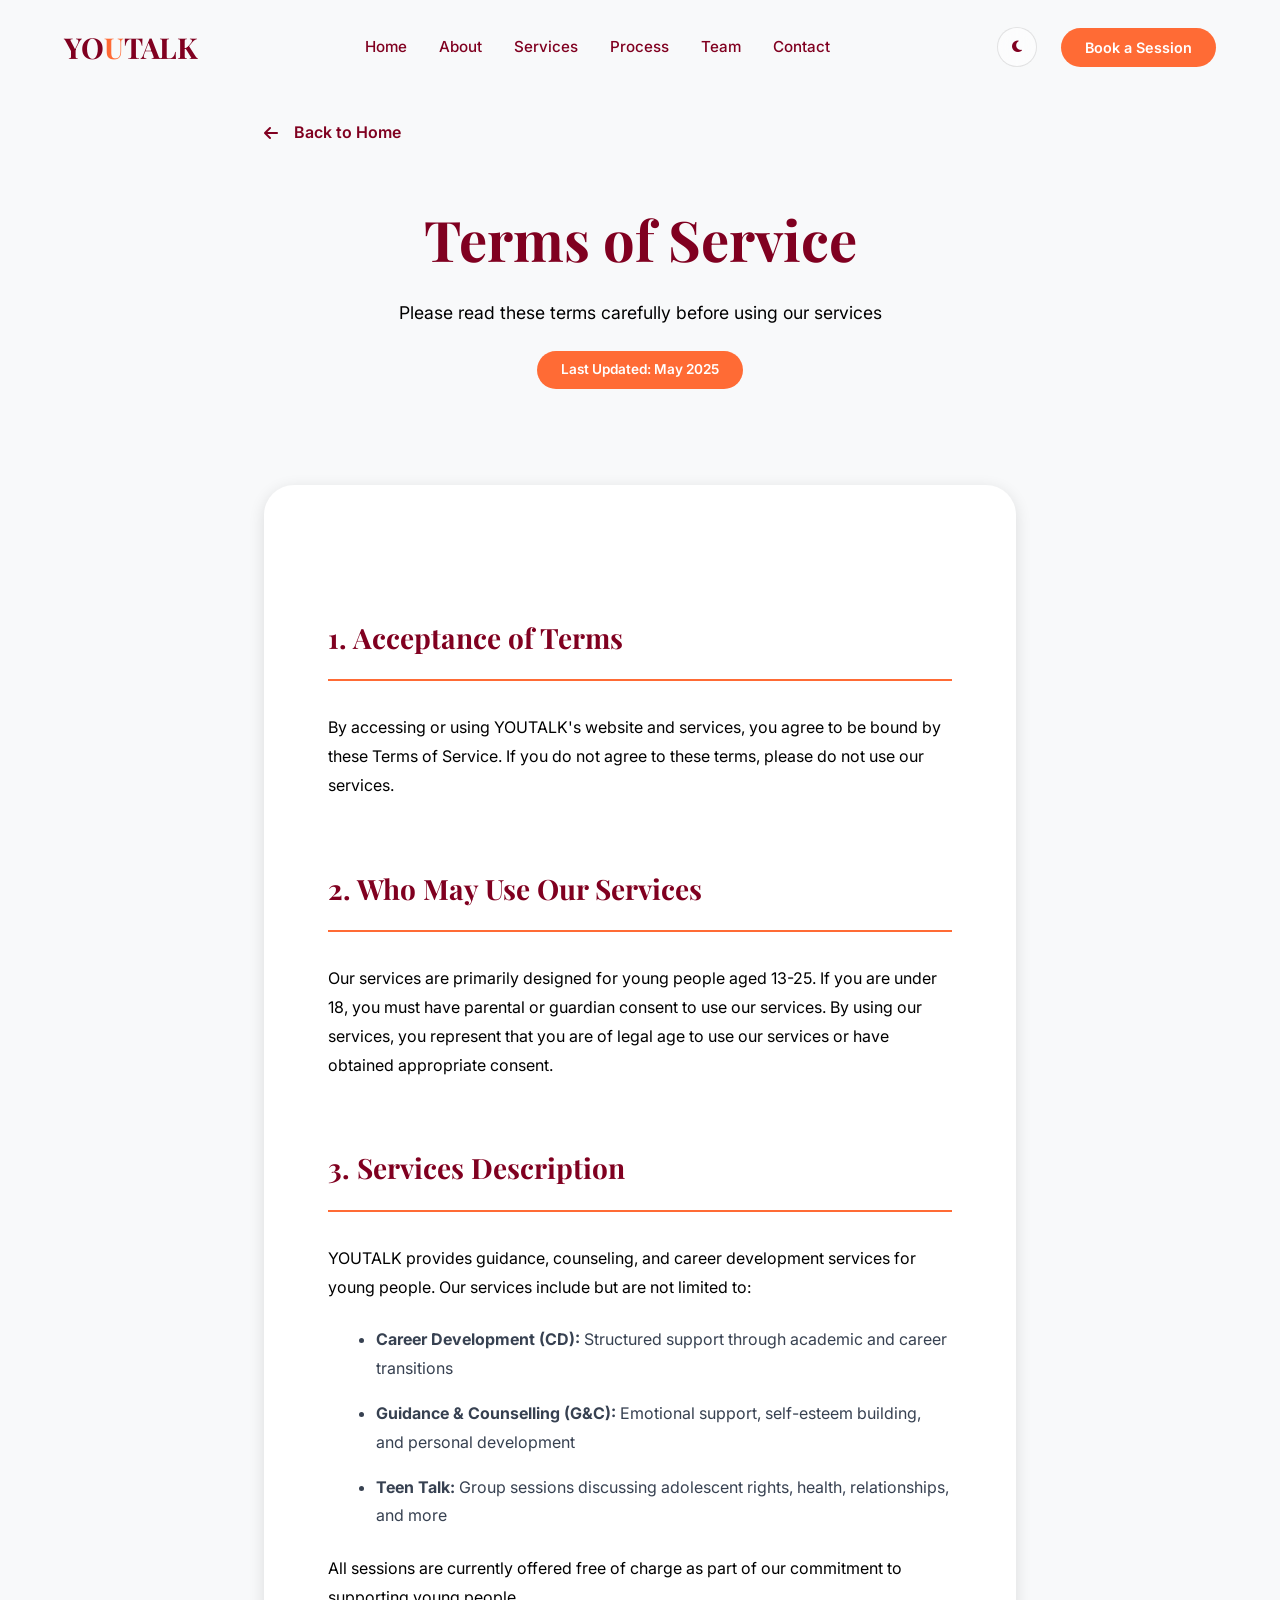
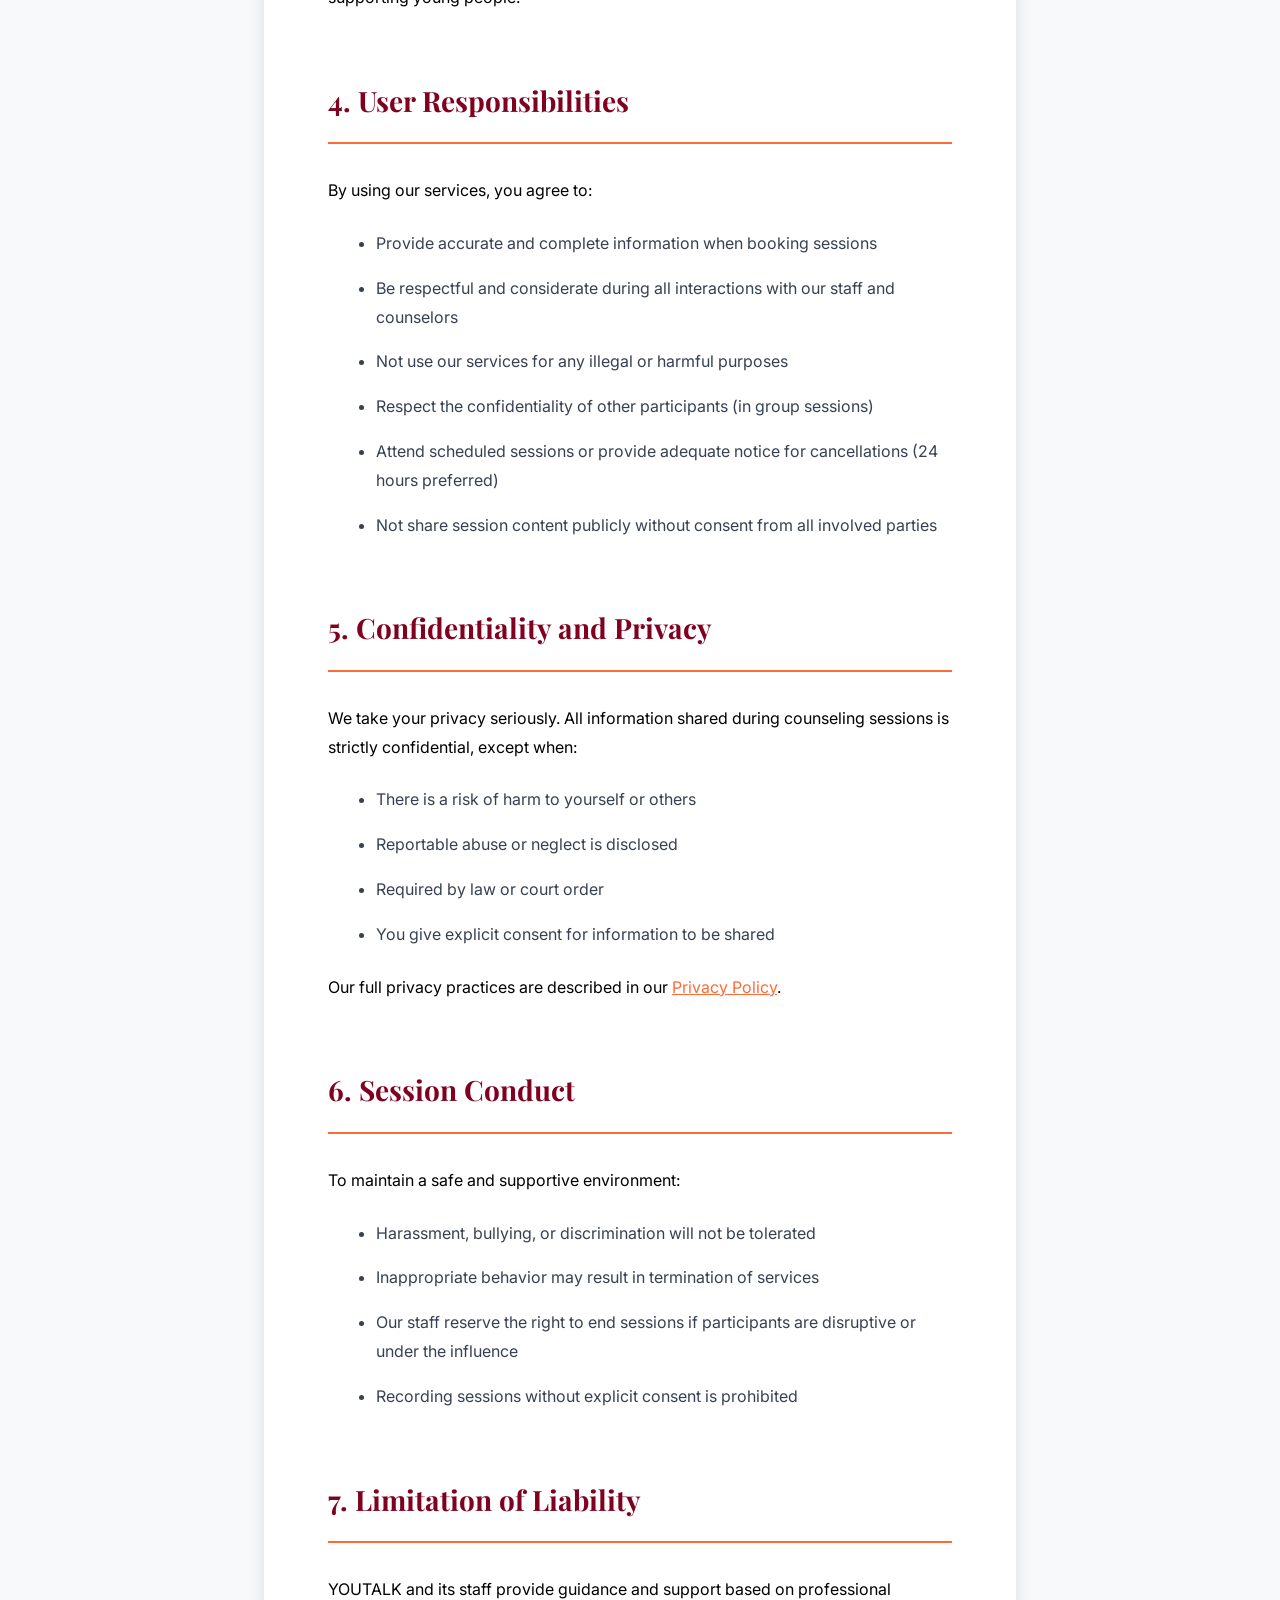
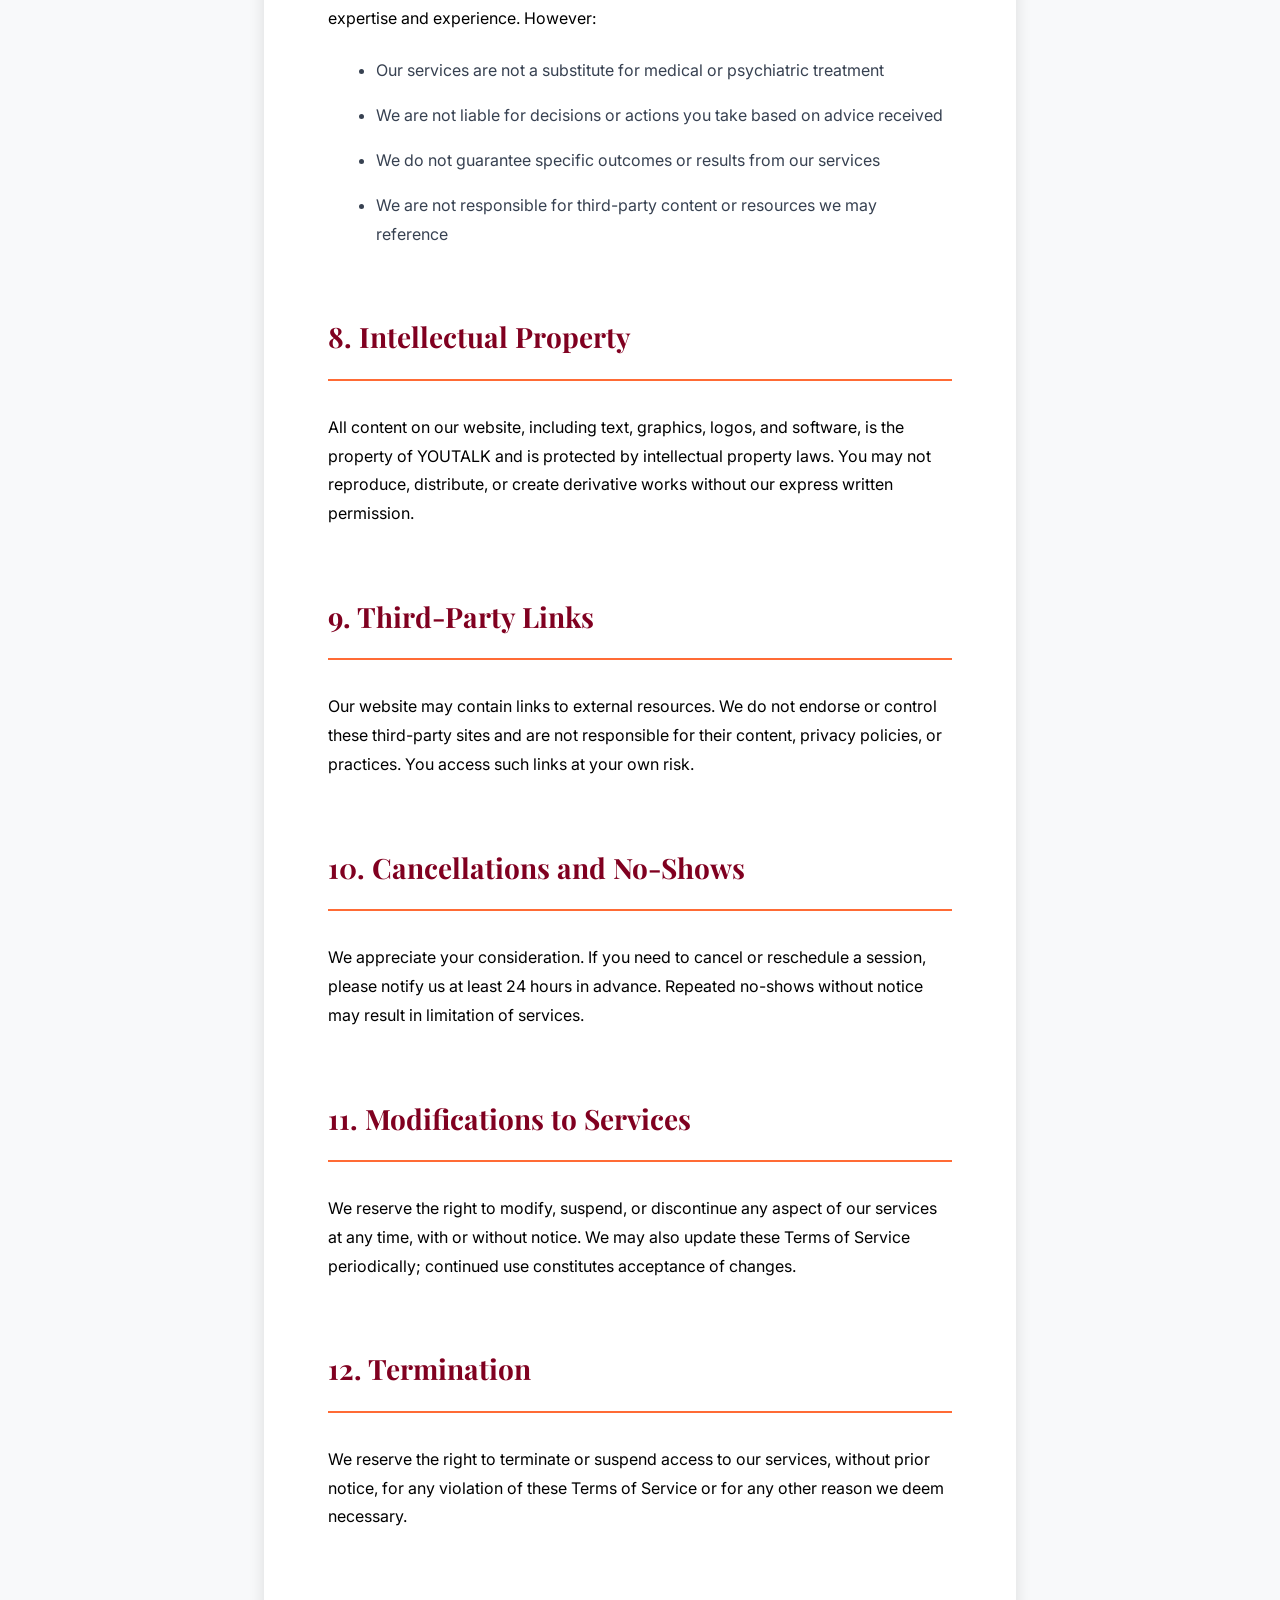
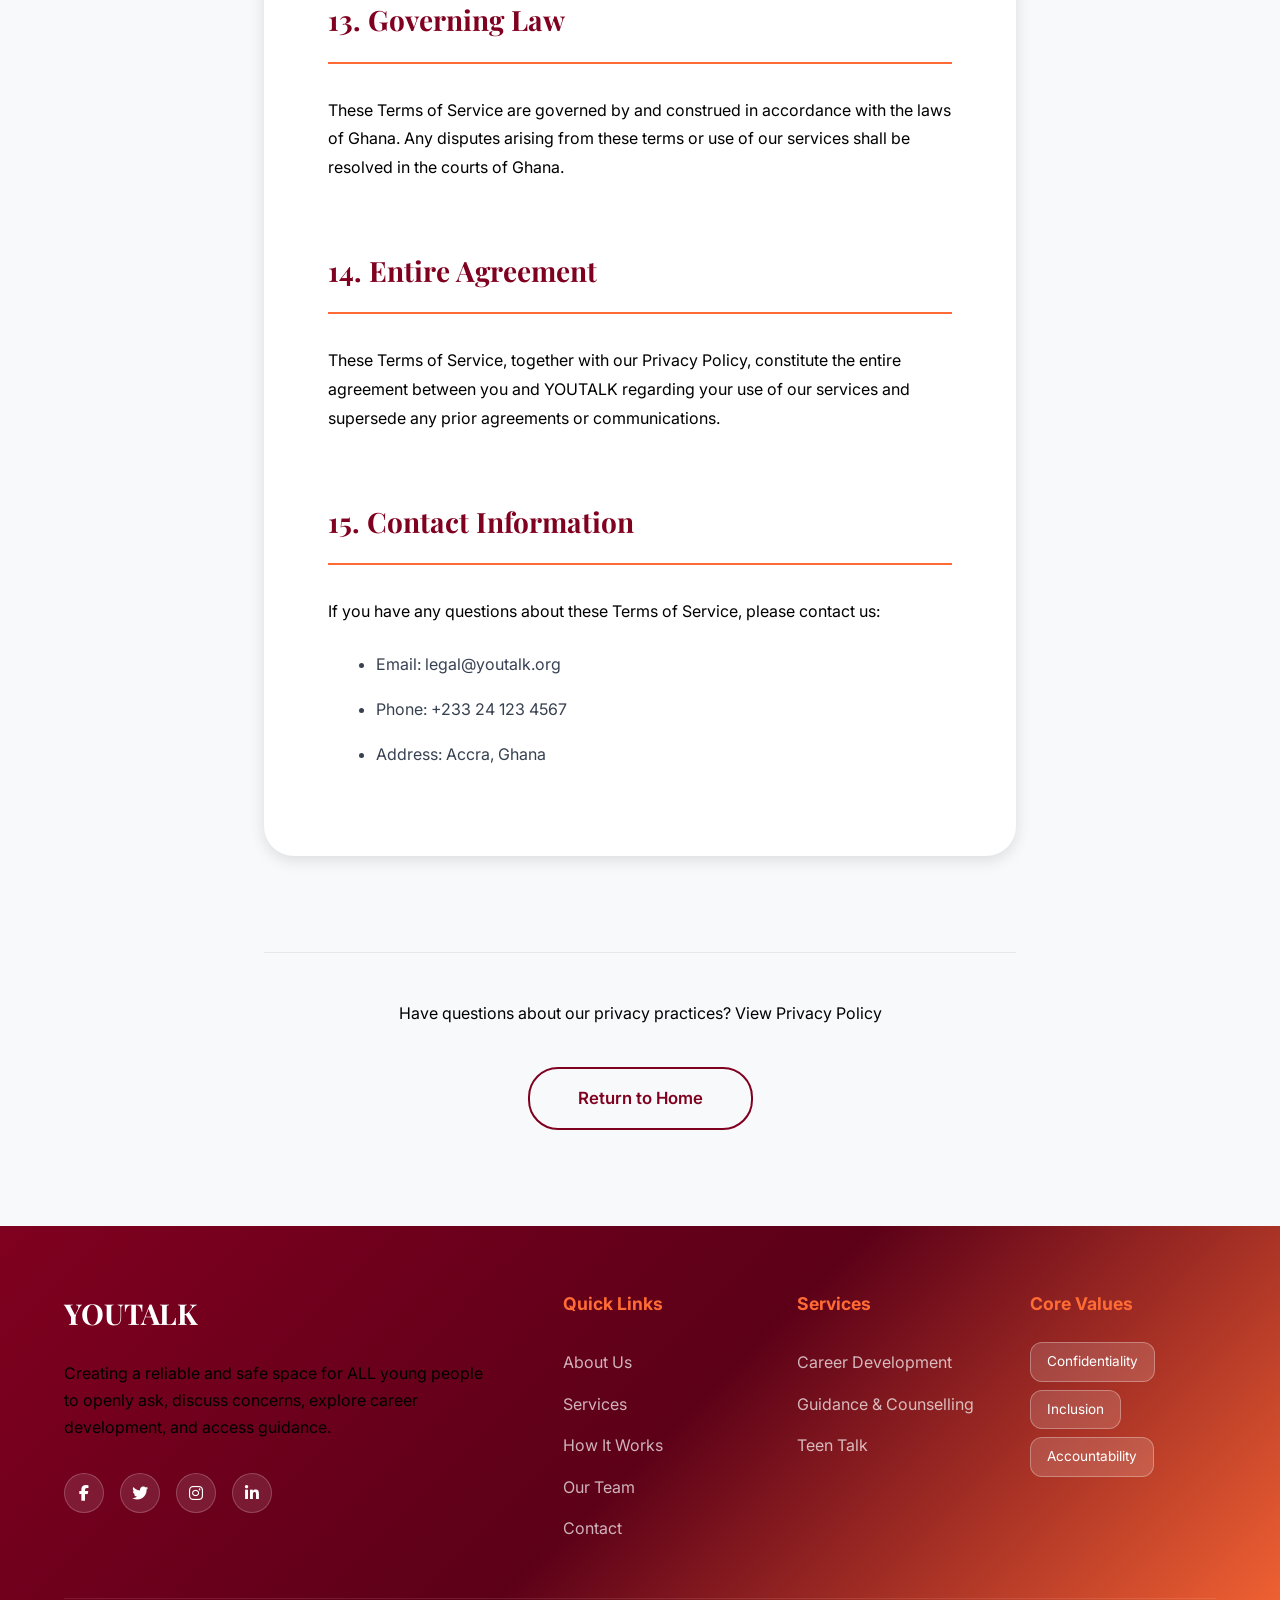
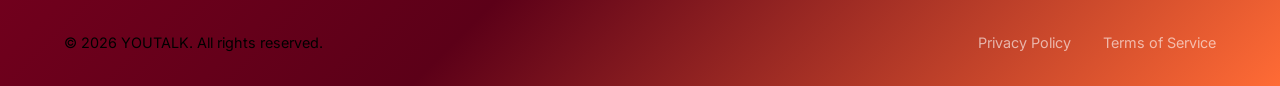
<file: terms-of-service.html>
<!DOCTYPE html>
<html lang="en">
<head>
    <meta charset="UTF-8">
    <meta name="viewport" content="width=device-width, initial-scale=1.0">
    <title>Terms of Service - YOUTALK</title>

    <!-- Favicon -->
    <link rel="icon" type="image/svg+xml" href="data:image/svg+xml,%3Csvg xmlns='http://www.w3.org/2000/svg' viewBox='0 0 100 100'%3E%3Crect width='100' height='100' rx='20' fill='%23800020'/%3E%3Ctext x='50' y='72' font-family='Arial, sans-serif' font-size='70' font-weight='bold' fill='white' text-anchor='middle'%3EY%3C/text%3E%3C/svg%3E">
    <meta name="theme-color" content="#800020">

    <link rel="stylesheet" href="styles.css">
    <link href="https://fonts.googleapis.com/css2?family=Inter:wght@300;400;500;600;700&family=Playfair+Display:wght@600;700&display=swap" rel="stylesheet">
    <link rel="stylesheet" href="https://cdnjs.cloudflare.com/ajax/libs/font-awesome/6.4.0/css/all.min.css">

    <style>
        /* Legal Pages Specific Styles */
        .legal-page {
            padding: 120px 0 80px;
            min-height: 100vh;
            background: var(--off-white);
        }

        [data-theme="dark"] .legal-page {
            background: var(--gray-100);
        }

        .legal-container {
            max-width: 800px;
            margin: 0 auto;
            padding: 0 var(--space-md);
        }

        .legal-header {
            text-align: center;
            margin-bottom: var(--space-3xl);
        }

        .legal-header h1 {
            font-family: var(--font-display);
            font-size: clamp(2.5rem, 5vw, 3.5rem);
            color: var(--burgundy);
            margin-bottom: var(--space-sm);
        }

        [data-theme="dark"] .legal-header h1 {
            color: var(--white);
        }

        .legal-header p {
            color: var(--gray-600);
            font-size: 1.1rem;
        }

        [data-theme="dark"] .legal-header p {
            color: var(--gray-600);
        }

        .legal-last-updated {
            display: inline-block;
            background: var(--orange);
            color: white;
            padding: var(--space-xs) var(--space-md);
            border-radius: var(--radius-xl);
            font-size: 0.85rem;
            font-weight: 600;
            margin-top: var(--space-md);
        }

        .legal-content {
            background: var(--white);
            border-radius: var(--radius-xl);
            padding: var(--space-2xl);
            box-shadow: var(--shadow-md);
            line-height: 1.8;
        }

        [data-theme="dark"] .legal-content {
            background: var(--gray-100);
        }

        .legal-content h2 {
            font-family: var(--font-display);
            font-size: 1.75rem;
            color: var(--burgundy);
            margin-top: var(--space-2xl);
            margin-bottom: var(--space-lg);
            padding-bottom: var(--space-sm);
            border-bottom: 2px solid var(--orange);
        }

        [data-theme="dark"] .legal-content h2 {
            color: var(--orange);
        }

        .legal-content h3 {
            font-size: 1.25rem;
            color: var(--burgundy);
            margin-top: var(--space-xl);
            margin-bottom: var(--space-md);
        }

        [data-theme="dark"] .legal-content h3 {
            color: var(--white);
        }

        .legal-content p {
            color: var(--gray-700);
            margin-bottom: var(--space-md);
        }

        [data-theme="dark"] .legal-content p {
            color: var(--gray-600);
        }

        .legal-content ul {
            margin: var(--space-md) 0;
            padding-left: var(--space-xl);
        }

        .legal-content ul li {
            list-style-type: disc;
            margin-bottom: var(--space-sm);
            color: var(--gray-700);
        }

        [data-theme="dark"] .legal-content ul li {
            color: var(--gray-600);
        }

        .legal-content a {
            color: var(--orange);
            text-decoration: underline;
        }

        .legal-content a:hover {
            color: var(--burgundy);
        }

        .legal-footer {
            text-align: center;
            margin-top: var(--space-3xl);
            padding-top: var(--space-xl);
            border-top: 1px solid var(--gray-200);
        }

        [data-theme="dark"] .legal-footer {
            border-color: var(--gray-300);
        }

        .legal-footer .btn {
            margin: var(--space-sm);
        }

        /* Back button */
        .back-link {
            display: inline-flex;
            align-items: center;
            gap: var(--space-sm);
            color: var(--burgundy);
            font-weight: 600;
            text-decoration: none;
            margin-bottom: var(--space-xl);
            transition: all var(--transition-fast);
        }

        [data-theme="dark"] .back-link {
            color: var(--orange);
        }

        .back-link:hover {
            color: var(--orange);
            transform: translateX(-5px);
        }

        [data-theme="dark"] .back-link:hover {
            color: var(--white);
        }

        /* Definition list */
        .definition-list dt {
            font-weight: 600;
            color: var(--burgundy);
            margin-top: var(--space-lg);
            margin-bottom: var(--space-xs);
        }

        [data-theme="dark"] .definition-list dt {
            color: var(--orange);
        }

        .definition-list dd {
            margin-left: var(--space-lg);
            margin-bottom: var(--space-md);
            color: var(--gray-700);
        }

        [data-theme="dark"] .definition-list dd {
            color: var(--gray-600);
        }

        /* Responsive */
        @media (max-width: 768px) {
            .legal-content {
                padding: var(--space-xl);
            }

            .legal-header h1 {
                font-size: 2rem;
            }
        }

        @media (max-width: 480px) {
            .legal-content {
                padding: var(--space-lg);
            }
        }
    </style>
</head>
<body>
    <!-- Navigation -->
    <nav class="navbar" id="navbar">
        <div class="nav-container">
            <a href="index.html" class="nav-logo">
                <span class="logo-text">YO<span class="highlight">U</span>TALK</span>
            </a>

            <div class="nav-menu" id="nav-menu">
                <a href="index.html#home" class="nav-link">Home</a>
                <a href="index.html#about" class="nav-link">About</a>
                <a href="index.html#services" class="nav-link">Services</a>
                <a href="index.html#process" class="nav-link">Process</a>
                <a href="index.html#team" class="nav-link">Team</a>
                <a href="index.html#contact" class="nav-link">Contact</a>
            </div>

            <div class="nav-right">
                <button class="theme-toggle" id="theme-toggle" aria-label="Toggle theme">
                    <i class="fas fa-moon"></i>
                </button>
                <a href="index.html#contact" class="nav-cta">Book a Session</a>
                <button class="mobile-menu-toggle" id="mobile-menu-toggle" aria-label="Toggle menu">
                    <span class="hamburger"></span>
                </button>
            </div>
        </div>
    </nav>

    <!-- Legal Page Content -->
    <section class="legal-page">
        <div class="legal-container">
            <a href="index.html" class="back-link">
                <i class="fas fa-arrow-left"></i> Back to Home
            </a>

            <div class="legal-header">
                <h1>Terms of Service</h1>
                <p>Please read these terms carefully before using our services</p>
                <span class="legal-last-updated">Last Updated: May 2025</span>
            </div>

            <div class="legal-content">
                <h2>1. Acceptance of Terms</h2>
                <p>By accessing or using YOUTALK's website and services, you agree to be bound by these Terms of Service. If you do not agree to these terms, please do not use our services.</p>

                <h2>2. Who May Use Our Services</h2>
                <p>Our services are primarily designed for young people aged 13-25. If you are under 18, you must have parental or guardian consent to use our services. By using our services, you represent that you are of legal age to use our services or have obtained appropriate consent.</p>

                <h2>3. Services Description</h2>
                <p>YOUTALK provides guidance, counseling, and career development services for young people. Our services include but are not limited to:</p>
                <ul>
                    <li><strong>Career Development (CD):</strong> Structured support through academic and career transitions</li>
                    <li><strong>Guidance & Counselling (G&C):</strong> Emotional support, self-esteem building, and personal development</li>
                    <li><strong>Teen Talk:</strong> Group sessions discussing adolescent rights, health, relationships, and more</li>
                </ul>
                <p>All sessions are currently offered free of charge as part of our commitment to supporting young people.</p>

                <h2>4. User Responsibilities</h2>
                <p>By using our services, you agree to:</p>
                <ul>
                    <li>Provide accurate and complete information when booking sessions</li>
                    <li>Be respectful and considerate during all interactions with our staff and counselors</li>
                    <li>Not use our services for any illegal or harmful purposes</li>
                    <li>Respect the confidentiality of other participants (in group sessions)</li>
                    <li>Attend scheduled sessions or provide adequate notice for cancellations (24 hours preferred)</li>
                    <li>Not share session content publicly without consent from all involved parties</li>
                </ul>

                <h2>5. Confidentiality and Privacy</h2>
                <p>We take your privacy seriously. All information shared during counseling sessions is strictly confidential, except when:</p>
                <ul>
                    <li>There is a risk of harm to yourself or others</li>
                    <li>Reportable abuse or neglect is disclosed</li>
                    <li>Required by law or court order</li>
                    <li>You give explicit consent for information to be shared</li>
                </ul>
                <p>Our full privacy practices are described in our <a href="privacy-policy.html">Privacy Policy</a>.</p>

                <h2>6. Session Conduct</h2>
                <p>To maintain a safe and supportive environment:</p>
                <ul>
                    <li>Harassment, bullying, or discrimination will not be tolerated</li>
                    <li>Inappropriate behavior may result in termination of services</li>
                    <li>Our staff reserve the right to end sessions if participants are disruptive or under the influence</li>
                    <li>Recording sessions without explicit consent is prohibited</li>
                </ul>

                <h2>7. Limitation of Liability</h2>
                <p>YOUTALK and its staff provide guidance and support based on professional expertise and experience. However:</p>
                <ul>
                    <li>Our services are not a substitute for medical or psychiatric treatment</li>
                    <li>We are not liable for decisions or actions you take based on advice received</li>
                    <li>We do not guarantee specific outcomes or results from our services</li>
                    <li>We are not responsible for third-party content or resources we may reference</li>
                </ul>

                <h2>8. Intellectual Property</h2>
                <p>All content on our website, including text, graphics, logos, and software, is the property of YOUTALK and is protected by intellectual property laws. You may not reproduce, distribute, or create derivative works without our express written permission.</p>

                <h2>9. Third-Party Links</h2>
                <p>Our website may contain links to external resources. We do not endorse or control these third-party sites and are not responsible for their content, privacy policies, or practices. You access such links at your own risk.</p>

                <h2>10. Cancellations and No-Shows</h2>
                <p>We appreciate your consideration. If you need to cancel or reschedule a session, please notify us at least 24 hours in advance. Repeated no-shows without notice may result in limitation of services.</p>

                <h2>11. Modifications to Services</h2>
                <p>We reserve the right to modify, suspend, or discontinue any aspect of our services at any time, with or without notice. We may also update these Terms of Service periodically; continued use constitutes acceptance of changes.</p>

                <h2>12. Termination</h2>
                <p>We reserve the right to terminate or suspend access to our services, without prior notice, for any violation of these Terms of Service or for any other reason we deem necessary.</p>

                <h2>13. Governing Law</h2>
                <p>These Terms of Service are governed by and construed in accordance with the laws of Ghana. Any disputes arising from these terms or use of our services shall be resolved in the courts of Ghana.</p>

                <h2>14. Entire Agreement</h2>
                <p>These Terms of Service, together with our Privacy Policy, constitute the entire agreement between you and YOUTALK regarding your use of our services and supersede any prior agreements or communications.</p>

                <h2>15. Contact Information</h2>
                <p>If you have any questions about these Terms of Service, please contact us:</p>
                <ul>
                    <li>Email: legal@youtalk.org</li>
                    <li>Phone: +233 24 123 4567</li>
                    <li>Address: Accra, Ghana</li>
                </ul>
            </div>

            <div class="legal-footer">
                <p>Have questions about our privacy practices? <a href="privacy-policy.html">View Privacy Policy</a></p>
                <div style="margin-top: var(--space-md);">
                    <a href="index.html" class="btn btn-outline">Return to Home</a>
                </div>
            </div>
        </div>
    </section>

    <!-- Footer -->
    <footer class="footer">
        <div class="container">
            <div class="footer-content">
                <div class="footer-brand">
                    <a href="index.html" class="footer-logo">YO<span class="highlight">U</span>TALK</a>
                    <p class="footer-description">
                        Creating a reliable and safe space for ALL young people to openly ask, discuss concerns, explore career development, and access guidance.
                    </p>
                    <div class="footer-social">
                        <a href="#"><i class="fab fa-facebook-f"></i></a>
                        <a href="#"><i class="fab fa-twitter"></i></a>
                        <a href="#"><i class="fab fa-instagram"></i></a>
                        <a href="#"><i class="fab fa-linkedin-in"></i></a>
                    </div>
                </div>

                <div class="footer-links">
                    <div class="footer-column">
                        <h4>Quick Links</h4>
                        <a href="index.html#about">About Us</a>
                        <a href="index.html#services">Services</a>
                        <a href="index.html#process">How It Works</a>
                        <a href="index.html#team">Our Team</a>
                        <a href="index.html#contact">Contact</a>
                    </div>

                    <div class="footer-column">
                        <h4>Services</h4>
                        <a href="index.html#services">Career Development</a>
                        <a href="index.html#services">Guidance & Counselling</a>
                        <a href="index.html#services">Teen Talk</a>
                    </div>

                    <div class="footer-column">
                        <h4>Core Values</h4>
                        <span class="value-tag">Confidentiality</span>
                        <span class="value-tag">Inclusion</span>
                        <span class="value-tag">Accountability</span>
                    </div>
                </div>
            </div>

            <div class="footer-bottom">
                <p>&copy; 2026 YOUTALK. All rights reserved.</p>
                <div class="footer-bottom-links">
                    <a href="privacy-policy.html">Privacy Policy</a>
                    <a href="terms-of-service.html">Terms of Service</a>
                </div>
            </div>
        </div>
    </footer>

    <!-- Scroll Progress Bar -->
    <div class="scroll-progress-container">
        <div class="scroll-progress-bar" id="scroll-progress"></div>
    </div>

    <!-- Floating Section Indicator -->
    <nav class="scroll-indicator" id="scroll-indicator">
        <div class="indicator-dot active" data-section="Home" data-target="index.html"></div>
        <div class="indicator-dot" data-section="About" data-target="index.html#about"></div>
        <div class="indicator-dot" data-section="Services" data-target="index.html#services"></div>
        <div class="indicator-dot" data-section="Team" data-target="index.html#team"></div>
        <div class="indicator-dot" data-section="Contact" data-target="index.html#contact"></div>
        <div class="indicator-dot" data-section="Process" data-target="index.html#process"></div>
    </nav>

    <!-- Back to Top Button -->
    <button class="back-to-top" id="back-to-top" aria-label="Back to top">
        <i class="fas fa-arrow-up"></i>
    </button>

    <script src="script.js"></script>
</body>
</html>
</file>
<file: styles.css>
﻿/* ==========================================
   YOUTALK Website - Modern Professional Design
   Color Scheme: Burgundy, Orange, White
   ========================================== */

/* ============ CSS VARIABLES ============ */
:root {
    /* Colors - Light Mode */
    --burgundy: #800020;
    --burgundy-light: #a0324a;
    --burgundy-dark: #5c0018;
    --orange: #FF6B35;
    --orange-light: #ff8c5a;
    --orange-dark: #e55a2b;
    --white: #ffffff;
    --off-white: #f8f9fa;
    --gray-50: #f9fafb;
    --gray-100: #f3f4f6;
    --gray-200: #e5e7eb;
    --gray-300: #d1d5db;
    --gray-400: #9ca3af;
    --gray-500: #6b7280;
    --gray-600: #4b5563;
    --gray-700: #374151;
    --gray-800: #1f2937;
    --gray-900: #111827;

    /* Gradients */
    --gradient-primary: linear-gradient(135deg, var(--burgundy) 0%, var(--burgundy-light) 100%);
    --gradient-accent: linear-gradient(135deg, var(--orange) 0%, var(--orange-light) 100%);
    --gradient-dark: linear-gradient(135deg, var(--gray-900) 0%, #1a1a2e 100%);

    /* Typography */
    --font-primary: 'Inter', -apple-system, BlinkMacSystemFont, sans-serif;
    --font-display: 'Playfair Display', Georgia, serif;

    /* Spacing */
    --space-xs: 0.5rem;
    --space-sm: 1rem;
    --space-md: 1.5rem;
    --space-lg: 2rem;
    --space-xl: 3rem;
    --space-2xl: 4rem;
    --space-3xl: 6rem;

    /* Borders & Shadows */
    --radius-sm: 8px;
    --radius-md: 12px;
    --radius-lg: 20px;
    --radius-xl: 30px;
    --shadow-sm: 0 2px 8px rgba(0, 0, 0, 0.08);
    --shadow-md: 0 4px 16px rgba(0, 0, 0, 0.12);
    --shadow-lg: 0 8px 32px rgba(0, 0, 0, 0.16);
    --shadow-xl: 0 16px 48px rgba(0, 0, 0, 0.2);

    /* Glass Effect */
    --glass-bg: rgba(255, 255, 255, 0.1);
    --glass-border: rgba(255, 255, 255, 0.2);
    --glass-blur: 20px;

    /* Transitions */
    --transition-fast: 0.2s ease;
    --transition-normal: 0.3s ease;
    --transition-slow: 0.5s ease;
}

/* Dark Mode Variables */
[data-theme="dark"] {
    --white: #ffffff;
    --off-white: #000000;
    --gray-50: #000000;
    --gray-100: #0a0a0a;
    --gray-200: #1a1a1a;
    --gray-300: #333333;
    --gray-400: #666666;
    --gray-500: #888888;
    --gray-600: #aaaaaa;
    --gray-700: #cccccc;
    --gray-800: #e0e0e0;
    --gray-900: #ffffff;

    --glass-bg: rgba(255, 255, 255, 0.05);
    --glass-border: rgba(255, 255, 255, 0.1);
}

/* ============ RESET & BASE ============ */
* {
    margin: 0;
    padding: 0;
    box-sizing: border-box;
}

html {
    scroll-behavior: smooth;
    font-size: 16px;
}

body {
    font-family: var(--font-primary);
    background-color: var(--off-white);
    color: var(--gray-800);
    line-height: 1.6;
    overflow-x: hidden;
    transition: background-color var(--transition-normal), color var(--transition-normal);
}

[data-theme="dark"] body {
    background-color: #000000;
    color: #ffffff;
}

a {
    text-decoration: none;
    color: inherit;
    transition: color var(--transition-fast);
}

p {
    color: #000000 !important;
}

[data-theme="dark"] p {
    color: #ffffff !important;
}

img {
    max-width: 100%;
    display: block;
}

ul {
    list-style: none;
}

/* ============ LAYOUT ============ */
.container {
    max-width: 1200px;
    margin: 0 auto;
    padding: 0 var(--space-md);
}

/* ============ NAVBAR ============ */
.navbar {
    position: fixed;
    top: 0;
    left: 0;
    width: 100%;
    z-index: 1000;
    padding: var(--space-md) 0;
    background-color: transparent;
    transition: all var(--transition-normal);
}

.navbar.scrolled {
    background-color: var(--white);
    box-shadow: var(--shadow-md);
    backdrop-filter: blur(10px);
}

[data-theme="dark"] .navbar.scrolled {
    background-color: var(--gray-100);
    box-shadow: var(--shadow-md);
    backdrop-filter: blur(10px);
}

.nav-container {
    max-width: 1200px;
    margin: 0 auto;
    padding: 0 var(--space-md);
    display: flex;
    align-items: center;
    justify-content: space-between;
}

.nav-logo {
    font-family: var(--font-display);
    font-size: 1.8rem;
    font-weight: 700;
    color: var(--white);
    transition: color var(--transition-normal);
}

[data-theme="light"] .nav-logo {
    color: var(--burgundy);
}

.navbar.scrolled .nav-logo {
    color: var(--burgundy);
}

[data-theme="light"] .navbar.scrolled .nav-logo {
    color: var(--burgundy);
}

.logo-text .highlight {
    color: var(--orange);
}

.nav-menu {
    display: flex;
    gap: var(--space-lg);
}

.nav-link {
    color: var(--white);
    font-weight: 500;
    font-size: 0.95rem;
    position: relative;
    padding: var(--space-xs) 0;
    transition: color var(--transition-fast);
}

[data-theme="light"] .nav-link {
    color: var(--burgundy);
}

.navbar.scrolled .nav-link {
    color: var(--gray-700);
}

.nav-link::after {
    content: '';
    position: absolute;
    bottom: 0;
    left: 0;
    width: 0;
    height: 2px;
    background: var(--orange);
    transition: width var(--transition-normal);
}

.nav-link:hover::after,
.nav-link.active::after {
    width: 100%;
}

.nav-link:hover {
    color: var(--orange);
}

.navbar.scrolled .nav-link:hover {
    color: var(--burgundy);
}

/* Dropdown Navigation */
.nav-dropdown {
    position: relative;
    display: inline-block;
}

.dropdown-menu {
    position: absolute;
    top: 100%;
    left: 50%;
    transform: translateX(-50%) translateY(10px);
    background: var(--white);
    border-radius: var(--radius-md);
    box-shadow: var(--shadow-lg);
    min-width: 220px;
    padding: var(--space-sm) 0;
    opacity: 0;
    visibility: hidden;
    transition: all var(--transition-normal);
    z-index: 1000;
}

[data-theme="dark"] .dropdown-menu {
    background: var(--gray-100);
    border: 1px solid var(--gray-200);
}

.nav-dropdown:hover .dropdown-menu {
    opacity: 1;
    visibility: visible;
    transform: translateX(-50%) translateY(0);
}

.dropdown-item {
    display: block;
    padding: var(--space-sm) var(--space-md);
    color: var(--gray-700);
    font-size: 0.9rem;
    transition: all var(--transition-fast);
}

[data-theme="dark"] .dropdown-item {
    color: var(--gray-600);
}

.dropdown-item:hover {
    background: var(--off-white);
    color: var(--burgundy);
    padding-left: var(--space-lg);
}

[data-theme="dark"] .dropdown-item:hover {
    background: var(--gray-200);
    color: var(--orange);
}

.dropdown-toggle i {
    font-size: 0.7em;
    margin-left: 4px;
    transition: transform var(--transition-fast);
}

.nav-dropdown:hover .dropdown-toggle i {
    transform: rotate(180deg);
}

.navbar.scrolled .dropdown-menu {
    background: var(--white);
    border: 1px solid var(--gray-200);
}

.nav-right {
    display: flex;
    align-items: center;
    gap: var(--space-md);
}

.theme-toggle {
    background: var(--glass-bg);
    border: 1px solid var(--glass-border);
    color: var(--white);
    width: 40px;
    height: 40px;
    border-radius: 50%;
    cursor: pointer;
    display: flex;
    align-items: center;
    justify-content: center;
    transition: all var(--transition-fast);
    backdrop-filter: blur(10px);
}

[data-theme="light"] .theme-toggle {
    color: var(--burgundy);
    background: rgba(255, 255, 255, 0.5);
    border-color: rgba(0, 0, 0, 0.1);
}

.navbar.scrolled .theme-toggle {
    color: var(--gray-700);
    background: var(--gray-100);
    border-color: var(--gray-200);
}

.theme-toggle:hover {
    background: var(--orange);
    border-color: var(--orange);
    transform: rotate(15deg);
}

.nav-cta {
    background: var(--orange);
    color: var(--white);
    padding: var(--space-xs) var(--space-md);
    border-radius: var(--radius-xl);
    font-weight: 600;
    font-size: 0.9rem;
    transition: all var(--transition-fast);
}

.nav-cta:hover {
    background: var(--orange-dark);
    transform: translateY(-2px);
    box-shadow: var(--shadow-md);
}

.mobile-menu-toggle {
    display: none;
    flex-direction: column;
    justify-content: center;
    align-items: center;
    width: 40px;
    height: 40px;
    background: transparent;
    border: none;
    cursor: pointer;
    position: relative;
}

.hamburger {
    width: 24px;
    height: 2px;
    background-color: var(--white);
    position: relative;
    transition: all var(--transition-normal);
}

[data-theme="light"] .hamburger,
[data-theme="light"] .hamburger::before,
[data-theme="light"] .hamburger::after {
    background-color: var(--burgundy);
}

.hamburger::before,
.hamburger::after {
    content: '';
    position: absolute;
    width: 24px;
    height: 2px;
    background-color: var(--white);
    transition: all var(--transition-normal);
}

.hamburger::before {
    top: -8px;
}

.hamburger::after {
    top: 8px;
}

.navbar.scrolled .hamburger,
.navbar.scrolled .hamburger::before,
.navbar.scrolled .hamburger::after {
    background-color: var(--gray-700);
}

.mobile-menu-toggle.active .hamburger {
    background-color: transparent;
}

.mobile-menu-toggle.active .hamburger::before {
    top: 0;
    transform: rotate(45deg);
}

.mobile-menu-toggle.active .hamburger::after {
    top: 0;
    transform: rotate(-45deg);
}

/* ============ HERO SECTION ============ */
.hero {
    min-height: 100vh;
    display: flex;
    align-items: center;
    justify-content: center;
    position: relative;
    padding: var(--space-3xl) var(--space-md);
    overflow: hidden;
}

.hero-bg {
    position: absolute;
    top: 0;
    left: 0;
    width: 100%;
    height: 100%;
    background-image: url('Images/hero\ image.jpeg');
    background-size: cover;
    background-position: center;
    z-index: -2;
}

.hero-overlay {
    position: absolute;
    top: 0;
    left: 0;
    width: 100%;
    height: 100%;
    background: transparent;
    z-index: -1;
}

[data-theme="dark"] .hero-overlay {
    background:
        linear-gradient(to bottom, rgba(0,0,0,0.7) 0%, rgba(0,0,0,0.4) 50%, rgba(0,0,0,0.7) 100%),
        radial-gradient(circle at 20% 30%, rgba(128, 0, 32, 0.5) 0%, transparent 50%),
        radial-gradient(circle at 80% 70%, rgba(231, 84, 128, 0.4) 0%, transparent 50%);
}

.hero-content {
    text-align: center;
    max-width: 900px;
    z-index: 1;
}

.hero-badge {
    display: inline-block;
    background: var(--glass-bg);
    backdrop-filter: blur(10px);
    border: 1px solid var(--glass-border);
    padding: var(--space-xs) var(--space-md);
    border-radius: var(--radius-xl);
    color: var(--white);
    font-size: 0.85rem;
    font-weight: 500;
    margin-bottom: var(--space-lg);
    animation: fadeInDown 0.8s ease;
    text-shadow: 0 1px 3px rgba(0,0,0,0.3);
}

[data-theme="light"] .hero-badge {
    color: var(--gray-900);
    background: rgba(255, 255, 255, 0.6);
    border-color: rgba(0, 0, 0, 0.1);
    text-shadow: none;
}

.hero-title {
    font-family: var(--font-display);
    font-size: clamp(3rem, 8vw, 5.5rem);
    font-weight: 900;
    line-height: 1.15;
    color: var(--white);
    margin-bottom: var(--space-md);
    text-shadow: 0 4px 20px rgba(0,0,0,0.4);
    letter-spacing: -0.02em;
    animation: heroTitleReveal 1.2s cubic-bezier(0.16, 1, 0.3, 1) both;
}

[data-theme="light"] .hero-title {
    color: #000000;
    text-shadow: none;
}

.highlight-text {
    display: inline-block;
    background: linear-gradient(135deg, #E75480 0%, #f78ba7 100%);
    -webkit-background-clip: text;
    -webkit-text-fill-color: transparent;
    background-clip: text;
    font-size: 1.15em;
    font-weight: 900;
    position: relative;
    animation: highlightPulse 2s ease-in-out infinite alternate;
    filter: drop-shadow(0 0 8px rgba(231, 84, 128, 0.3));
}

@keyframes heroTitleReveal {
    0% {
        opacity: 0;
        transform: translateY(40px) scale(0.95);
    }
    100% {
        opacity: 1;
        transform: translateY(0) scale(1);
    }
}

@keyframes highlightPulse {
    0% {
        filter: drop-shadow(0 0 8px rgba(231, 84, 128, 0.3));
        transform: scale(1);
    }
    100% {
        filter: drop-shadow(0 0 16px rgba(231, 84, 128, 0.6));
        transform: scale(1.05);
    }
}

.hero-description {
    font-size: 1.25rem;
    font-weight: 500;
    color: var(--white);
    max-width: 700px;
    margin: 0 auto var(--space-lg);
    line-height: 1.8;
    text-shadow: 0 2px 8px rgba(0,0,0,0.5);
    animation: fadeInUp 0.8s ease 0.4s both;
}

[data-theme="light"] .hero-description {
    color: #000000;
    text-shadow: none;
}

.hero-buttons {
    display: flex;
    gap: var(--space-md);
    justify-content: center;
    align-items: center;
    margin-bottom: var(--space-2xl);
    animation: fadeInUp 0.8s ease 0.6s both;
    flex-wrap: wrap;
}

.btn {
    display: inline-flex;
    align-items: center;
    gap: var(--space-sm);
    padding: var(--space-sm) var(--space-xl);
    border-radius: var(--radius-xl);
    font-weight: 600;
    font-size: 1.05rem;
    cursor: pointer;
    transition: all var(--transition-normal);
    border: none;
    text-decoration: none;
    white-space: nowrap;
    min-width: 180px;
    justify-content: center;
}

.btn-primary {
    background: var(--orange);
    color: var(--white);
}

.btn-primary:hover {
    background: var(--orange-dark);
    transform: translateY(-3px);
    box-shadow: var(--shadow-lg);
}

.btn-outline {
    background: transparent;
    color: var(--white);
    border: 2px solid var(--white);
}

[data-theme="light"] .btn-outline {
    color: var(--burgundy);
    border-color: var(--burgundy);
}

.btn-outline:hover {
    background: var(--white);
    color: var(--burgundy);
    transform: translateY(-3px);
}

.btn-block {
    width: 100%;
    justify-content: center;
}

.hero-stats {
    display: flex;
    align-items: center;
    justify-content: center;
    gap: var(--space-lg);
    padding: var(--space-lg);
    background: var(--glass-bg);
    backdrop-filter: blur(20px);
    border: 1px solid var(--glass-border);
    border-radius: var(--radius-lg);
    animation: fadeInUp 0.8s ease 0.8s both;
}

.stat-item {
    text-align: center;
}

.stat-number {
    display: block;
    font-size: 2rem;
    font-weight: 700;
    color: #E75480;
    line-height: 1;
    margin-bottom: var(--space-xs);
}

.stat-label {
    font-size: 0.85rem;
    color: var(--gray-400);
    text-transform: uppercase;
    letter-spacing: 1px;
}

[data-theme="light"] .stat-label {
    color: var(--gray-600);
}

.stat-divider {
    width: 1px;
    height: 40px;
    background: var(--glass-border);
}

/* Hero Shapes */
.hero-shapes {
    position: absolute;
    top: 0;
    left: 0;
    width: 100%;
    height: 100%;
    pointer-events: none;
    z-index: 0;
}

.shape {
    position: absolute;
    border-radius: 50%;
    opacity: 0.1;
}

.shape-1 {
    width: 300px;
    height: 300px;
    background: #E75480;
    top: 10%;
    right: 10%;
    animation: float 6s ease-in-out infinite;
}

.shape-2 {
    width: 200px;
    height: 200px;
    background: var(--burgundy);
    bottom: 20%;
    left: 5%;
    animation: float 8s ease-in-out infinite reverse;
}

.shape-3 {
    width: 150px;
    height: 150px;
    background: #E75480;
    top: 60%;
    right: 20%;
    animation: float 7s ease-in-out infinite 2s;
}

/* ============ SECTION STYLING ============ */
section {
    padding: var(--space-3xl) 0;
}

.section-header {
    text-align: center;
    max-width: 700px;
    margin: 0 auto var(--space-2xl);
}

.section-tag {
    display: inline-block;
    background: var(--gradient-accent);
    color: var(--white);
    padding: var(--space-xs) var(--space-md);
    border-radius: var(--radius-xl);
    font-size: 0.85rem;
    font-weight: 600;
    text-transform: uppercase;
    letter-spacing: 1px;
    margin-bottom: var(--space-md);
}

.section-title {
    font-family: var(--font-display);
    font-size: clamp(2rem, 4vw, 2.75rem);
    font-weight: 700;
    color: var(--burgundy);
    margin-bottom: var(--space-md);
}

[data-theme="dark"] .section-title {
    color: var(--white);
}

.section-subtitle {
    font-size: 1.1rem;
    color: var(--gray-600);
    line-height: 1.7;
}

[data-theme="dark"] .section-subtitle {
    color: var(--gray-600);
}

/* ============ ABOUT SECTION ============ */
.about {
    background-color: var(--white);
}

[data-theme="dark"] .about {
    background-color: var(--off-white);
}

.about-grid {
    display: grid;
    grid-template-columns: repeat(auto-fit, minmax(250px, 1fr));
    gap: var(--space-lg);
}

.about-card {
    background: var(--off-white);
    padding: var(--space-lg);
    border-radius: var(--radius-lg);
    text-align: center;
    transition: all var(--transition-normal);
    border: 1px solid var(--gray-200);
}

[data-theme="dark"] .about-card {
    background: var(--gray-200);
    border-color: var(--gray-300);
}

.about-card:hover {
    transform: translateY(-10px);
    box-shadow: var(--shadow-lg);
    border-color: var(--orange);
}

.card-icon {
    width: 70px;
    height: 70px;
    margin: 0 auto var(--space-md);
    background: var(--gradient-primary);
    border-radius: 50%;
    display: flex;
    align-items: center;
    justify-content: center;
    font-size: 1.8rem;
    color: var(--white);
}

.about-card h3 {
    font-size: 1.25rem;
    color: var(--burgundy);
    margin-bottom: var(--space-sm);
}

[data-theme="dark"] .about-card h3 {
    color: var(--orange);
}

[data-theme="dark"] .about-card p {
    color: var(--gray-600);
}

.about-card p {
    color: var(--gray-600);
    font-size: 0.95rem;
}

[data-theme="dark"] .about-card p {
    color: var(--gray-400);
}

/* ============ SERVICES SECTION ============ */
.services {
    background-color: var(--off-white);
}

[data-theme="dark"] .services {
    background-color: var(--gray-100);
}

.services-grid {
    display: grid;
    grid-template-columns: repeat(auto-fit, minmax(320px, 1fr));
    gap: var(--space-xl);
}

.service-card {
    background: var(--white);
    border-radius: var(--radius-lg);
    overflow: hidden;
    transition: all var(--transition-normal);
    box-shadow: var(--shadow-sm);
}

[data-theme="dark"] .service-card {
    background: var(--gray-100);
}

.service-card:hover {
    transform: translateY(-10px);
    box-shadow: var(--shadow-xl);
}

.service-card.featured {
    border: 2px solid var(--orange);
}

.service-image {
    position: relative;
    height: 200px;
    overflow: hidden;
}

.service-image img {
    width: 100%;
    height: 100%;
    object-fit: cover;
    object-position: center 30%;
    transition: transform var(--transition-slow);
}

.service-card:hover .service-image img {
    transform: scale(1.1);
}

.service-overlay {
    position: absolute;
    bottom: 0;
    left: 0;
    right: 0;
    padding: var(--space-sm);
    background: linear-gradient(to top, rgba(0,0,0,0.8), transparent);
}

.service-tag {
    color: var(--white);
    font-weight: 600;
    font-size: 0.9rem;
    text-transform: uppercase;
    letter-spacing: 1px;
}

.service-content {
    padding: var(--space-lg);
}

.service-content h3 {
    font-size: 1.5rem;
    color: var(--burgundy);
    margin-bottom: var(--space-sm);
}

[data-theme="dark"] .service-content h3 {
    color: var(--orange);
}

.service-content > p {
    color: var(--gray-600);
    margin-bottom: var(--space-md);
    line-height: 1.7;
}

[data-theme="dark"] .service-content > p {
    color: var(--gray-600);
}

.service-features {
    display: flex;
    flex-direction: column;
    gap: var(--space-xs);
}

.service-features li {
    display: flex;
    align-items: center;
    gap: var(--space-xs);
    color: var(--gray-700);
    font-size: 0.9rem;
}

[data-theme="dark"] .service-features li {
    color: var(--gray-700);
}

.service-features i {
    color: var(--orange);
    font-size: 0.8rem;
}

/* ============ PROCESS SECTION ============ */
.process {
    background-image: url('https://images.unsplash.com/photo-1552664730-d307ca884978?w=1920&h=1080&fit=crop');
    background-size: cover;
    background-position: center;
    background-attachment: fixed;
    position: relative;
}

.process::before {
    content: '';
    position: absolute;
    top: 0;
    left: 0;
    width: 100%;
    height: 100%;
    background: linear-gradient(135deg, rgba(255, 255, 255, 0.95) 0%, rgba(255, 255, 255, 0.85) 100%);
    z-index: 0;
}

[data-theme="dark"] .process {
    background-image: url('https://images.unsplash.com/photo-1552664730-d307ca884978?w=1920&h=1080&fit=crop');
    background-size: cover;
    background-position: center;
    background-attachment: fixed;
}

[data-theme="dark"] .process::before {
    background: linear-gradient(135deg, rgba(0, 0, 0, 0.85) 0%, rgba(15, 15, 35, 0.9) 100%);
}

.process > .container {
    position: relative;
    z-index: 1;
}

.process-timeline {
    max-width: 900px;
    margin: 0 auto;
    position: relative;
    background: var(--glass-bg);
    backdrop-filter: blur(20px);
    -webkit-backdrop-filter: blur(20px);
    border: 1px solid var(--glass-border);
    border-radius: var(--radius-xl);
    padding: var(--space-2xl) var(--space-xl);
    box-shadow: var(--shadow-lg);
}

[data-theme="light"] .process-timeline {
    background: rgba(255, 255, 255, 0.85);
    border-color: rgba(255, 255, 255, 0.6);
    box-shadow: 0 8px 32px rgba(0, 0, 0, 0.08);
}

.process-timeline::before {
    content: '';
    position: absolute;
    left: 40px;
    top: 0;
    bottom: 0;
    width: 2px;
    background: var(--gradient-primary);
}

.process-item {
    display: flex;
    align-items: flex-start;
    margin-bottom: var(--space-lg);
    position: relative;
}

.process-number {
    flex-shrink: 0;
    width: 80px;
    height: 80px;
    background: var(--gradient-accent);
    border-radius: 50%;
    display: flex;
    align-items: center;
    justify-content: center;
    color: var(--white);
    font-size: 1.5rem;
    font-weight: 700;
    margin-right: var(--space-lg);
    box-shadow: 0 8px 24px rgba(255, 107, 53, 0.35);
    z-index: 1;
    border: 3px solid var(--white);
}

[data-theme="light"] .process-number {
    background: var(--gradient-primary);
    box-shadow: 0 8px 24px rgba(128, 0, 32, 0.25);
    border-color: var(--off-white);
}

.process-content {
    flex: 1;
    padding-top: var(--space-md);
}

.process-content h3 {
    font-size: 1.25rem;
    color: var(--burgundy);
    margin-bottom: var(--space-xs);
}

[data-theme="dark"] .process-content h3 {
    color: var(--orange);
}

.process-content p {
    color: var(--gray-600);
}

[data-theme="dark"] .process-content p {
    color: var(--gray-600);
}

/* ============ TEAM SECTION ============ */
.team {
    position: relative;
    background-color: var(--white);
    padding: var(--space-3xl) 0;
}

[data-theme="dark"] .team {
    background-color: var(--off-white);
}

/* Dark mode background image with overlay */
.team-background {
    display: none;
}

[data-theme="dark"] .team-background {
    display: block;
    position: absolute;
    top: 0;
    left: 0;
    width: 100%;
    height: 100%;
    z-index: 0;
}

[data-theme="dark"] .team-background::before {
    content: '';
    position: absolute;
    top: 0;
    left: 0;
    width: 100%;
    height: 100%;
    background-image: url('https://images.unsplash.com/photo-1552664730-d307ca884978?w=1920&h=1080&fit=crop');
    background-size: cover;
    background-position: center;
    filter: brightness(0.3);
    z-index: -1;
}

[data-theme="dark"] .team-background::after {
    content: '';
    position: absolute;
    top: 0;
    left: 0;
    width: 100%;
    height: 100%;
    background: linear-gradient(135deg, rgba(0, 0, 0, 0.7) 0%, rgba(15, 15, 35, 0.85) 100%);
    z-index: 0;
}

/* Team capsules container - horizontal row */
.team-capsules {
    display: flex;
    justify-content: center;
    align-items: flex-end;
    gap: var(--space-xl);
    padding: var(--space-2xl) 0;
    position: relative;
    z-index: 1;
}

/* Section header for team - ensure it's above background */
.team .section-header {
    position: relative;
    z-index: 2;
    color: var(--white);
}

[data-theme="light"] .team .section-header {
    color: var(--burgundy);
}

/* Individual capsule container */
.team-capsule {
    display: flex;
    flex-direction: column;
    align-items: center;
    text-align: center;
    transition: all var(--transition-normal);
}

/* Capsule image wrapper - tall rounded shape */
.capsule-image-wrapper {
    position: relative;
    width: 200px;
    height: 380px;
    background: linear-gradient(180deg, rgba(255,255,255,0.1) 0%, rgba(255,255,255,0.05) 100%);
    border-radius: 100px;
    overflow: hidden;
    border: 3px solid rgba(255, 255, 255, 0.3);
    margin-bottom: var(--space-md);
    backdrop-filter: blur(10px);
    box-shadow: 0 8px 32px rgba(0, 0, 0, 0.3);
    transition: all var(--transition-normal);
}

/* Light mode: dark capsule for contrast against white */
[data-theme="light"] .capsule-image-wrapper {
    background: linear-gradient(180deg, rgba(0,0,0,0.05) 0%, rgba(0,0,0,0.1) 100%);
    box-shadow: 0 8px 32px rgba(0, 0, 0, 0.15);
}

/* Keep border colors in light mode */
[data-theme="light"] .team-capsule:nth-child(1) .capsule-image-wrapper {
    border-color: var(--orange);
}

[data-theme="light"] .team-capsule:nth-child(2) .capsule-image-wrapper {
    border-color: var(--burgundy);
}

[data-theme="light"] .team-capsule:nth-child(3) .capsule-image-wrapper {
    border-color: var(--orange);
}

/* Variable heights for rhythmic feel */
.team-capsule:nth-child(1) .capsule-image-wrapper {
    height: 360px;
    border-color: var(--orange);
}

.team-capsule:nth-child(2) .capsule-image-wrapper {
    height: 400px;
    border-color: var(--burgundy);
}

.team-capsule:nth-child(3) .capsule-image-wrapper {
    height: 380px;
    border-color: var(--orange);
}

.team-capsule:hover .capsule-image-wrapper {
    transform: translateY(-10px);
    border-color: var(--orange) !important;
    box-shadow: 0 12px 40px rgba(255, 107, 53, 0.4);
}

[data-theme="light"] .team-capsule:hover .capsule-image-wrapper {
    box-shadow: 0 12px 40px rgba(255, 107, 53, 0.3);
}

/* Image fills capsule */
.capsule-image {
    width: 100%;
    height: 100%;
    object-fit: cover;
    transition: transform var(--transition-slow);
}

.team-capsule:hover .capsule-image {
    transform: scale(1.05);
}

/* Name and role below capsule */
.capsule-name {
    font-size: 1.1rem;
    font-weight: 600;
    color: var(--white);
    margin-bottom: var(--space-xs);
}

[data-theme="light"] .capsule-name {
    color: var(--orange);
}

.capsule-role {
    font-size: 0.85rem;
    color: var(--orange);
    font-weight: 500;
}

[data-theme="light"] .capsule-role {
    color: #000000;
}

/* ============ RESPONSIVE - TEAM ============ */
@media (max-width: 1024px) {
    .team-capsules {
        gap: var(--space-lg);
    }

    .capsule-image-wrapper {
        width: 180px;
        height: 340px !important;
    }

    .capsule-image-wrapper:nth-child(1) { height: 320px !important; border-color: var(--orange); }
    .capsule-image-wrapper:nth-child(2) { height: 360px !important; border-color: var(--burgundy); }
    .capsule-image-wrapper:nth-child(3) { height: 340px !important; border-color: var(--orange); }
}

@media (max-width: 768px) {
    .team-capsules {
        flex-direction: column;
        align-items: center;
        gap: var(--space-2xl);
    }

    .capsule-image-wrapper {
        width: 220px;
        height: 300px !important;
    }

    .capsule-image-wrapper:nth-child(1) { height: 280px !important; border-color: var(--orange); }
    .capsule-image-wrapper:nth-child(2) { height: 320px !important; border-color: var(--burgundy); }
    .capsule-image-wrapper:nth-child(3) { height: 300px !important; border-color: var(--orange); }
}

    .capsule-image-wrapper {
        width: 220px;
        height: 300px !important;
    }

    .capsule-image-wrapper:nth-child(1) { height: 280px !important; }
    .capsule-image-wrapper:nth-child(2) { height: 320px !important; }
    .capsule-image-wrapper:nth-child(3) { height: 300px !important; }


@media (max-width: 480px) {
    .capsule-image-wrapper {
        width: 180px;
        height: 260px !important;
    }

    .capsule-image-wrapper:nth-child(1) { height: 240px !important; border-color: var(--orange); }
    .capsule-image-wrapper:nth-child(2) { height: 280px !important; border-color: var(--burgundy); }
    .capsule-image-wrapper:nth-child(3) { height: 260px !important; border-color: var(--orange); }

    .capsule-name {
        font-size: 1rem;
    }
}

/* ============ RESOURCE TEAM SECTION ============ */
.resource-team {
    position: relative;
    background: var(--off-white);
    padding: var(--space-3xl) 0;
}

[data-theme="dark"] .resource-team {
    background: var(--gray-100);
}

/* Simple grid layout - 4 columns on desktop */
.resource-grid {
    display: grid;
    grid-template-columns: repeat(4, 1fr);
    gap: var(--space-xl);
}

/* Resource member - desktop: no card, just avatar + name */
.resource-member {
    display: flex;
    flex-direction: column;
    align-items: center;
    text-align: center;
}

/* Circular profile image */
.resource-avatar {
    width: 150px;
    height: 150px;
    border-radius: 50%;
    overflow: hidden;
    border: 3px solid var(--orange);
    margin-bottom: var(--space-md);
    background: var(--gray-200);
}

[data-theme="dark"] .resource-avatar {
    background: var(--gray-800);
}

.resource-avatar img {
    width: 100%;
    height: 100%;
    object-fit: cover;
    object-position: center 30%;
}

/* Name and title styling */
.resource-name {
    font-size: 1.1rem;
    font-weight: 600;
    color: var(--burgundy);
    margin-bottom: var(--space-xs);
    line-height: 1.3;
}

[data-theme="dark"] .resource-name {
    color: var(--orange);
}

.resource-title {
    font-size: 0.85rem;
    color: #000000;
    line-height: 1.4;
}

[data-theme="dark"] .resource-title {
    color: var(--white);
}

    /* Responsive grid */
    @media (max-width: 1024px) {
        .resource-grid {
            grid-template-columns: repeat(2, 1fr);
        }
    }

    @media (max-width: 768px) {
    .resource-grid {
        grid-template-columns: 1fr;
        max-width: 500px;
        margin: 0 auto;
    }

    .resource-member {
        background: var(--white);
        border-radius: var(--radius-lg);
        padding: var(--space-xl);
        box-shadow: var(--shadow-sm);
        transition: all var(--transition-normal);
    }

    [data-theme="dark"] .resource-member {
        background: var(--gray-100);
    }

    .resource-member:hover {
        transform: translateY(-5px);
        box-shadow: var(--shadow-md);
    }

    .resource-avatar {
        width: 180px;
        height: 180px;
    }
}

@media (max-width: 480px) {
    .resource-avatar {
        width: 150px;
        height: 150px;
    }

    .resource-name {
        font-size: 1rem;
    }
}

/* ============ CONTACT SECTION ============ */
.contact {
    background-color: var(--white);
}

[data-theme="dark"] .contact {
    background-color: var(--gray-100);
}

.contact-wrapper {
    display: grid;
    grid-template-columns: 1fr 1fr;
    gap: var(--space-2xl);
    align-items: start;
}

.contact-info {
    padding-right: var(--space-lg);
}

.contact-info p {
    color: var(--gray-600);
    margin-bottom: var(--space-xl);
    line-height: 1.7;
}

[data-theme="dark"] .contact-info p {
    color: var(--gray-600);
}

.contact-details {
    display: flex;
    flex-direction: column;
    gap: var(--space-md);
}

.contact-item {
    display: flex;
    align-items: center;
    gap: var(--space-md);
}

.contact-icon {
    width: 50px;
    height: 50px;
    background: var(--gradient-primary);
    border-radius: 50%;
    display: flex;
    align-items: center;
    justify-content: center;
    color: var(--white);
    font-size: 1.2rem;
    flex-shrink: 0;
}

.contact-item h4 {
    font-size: 1rem;
    color: var(--burgundy);
    margin-bottom: 2px;
}

[data-theme="dark"] .contact-item h4 {
    color: var(--white);
}

.contact-item p {
    color: var(--gray-600);
    margin: 0;
}

[data-theme="dark"] .contact-item p {
    color: var(--gray-600);
}

.contact-form-wrapper {
    background: var(--off-white);
    padding: var(--space-xl);
    border-radius: var(--radius-lg);
    box-shadow: var(--shadow-md);
}

[data-theme="dark"] .contact-form-wrapper {
    background: var(--gray-200);
}

.contact-form h3 {
    font-size: 1.5rem;
    color: var(--burgundy);
    margin-bottom: var(--space-lg);
    text-align: center;
}

[data-theme="dark"] .contact-form h3 {
    color: var(--orange);
}

.form-group {
    margin-bottom: var(--space-md);
}

.form-group input,
.form-group select,
.form-group textarea {
    width: 100%;
    padding: var(--space-sm) var(--space-md);
    background: var(--white);
    border: 2px solid var(--gray-200);
    border-radius: var(--radius-md);
    font-family: var(--font-primary);
    font-size: 1rem;
    color: var(--gray-800);
    transition: all var(--transition-fast);
}

[data-theme="dark"] .form-group input,
[data-theme="dark"] .form-group select,
[data-theme="dark"] .form-group textarea {
    background: var(--gray-200);
    border-color: var(--gray-300);
    color: var(--white);
}

.form-group input:focus,
.form-group select:focus,
.form-group textarea:focus {
    outline: none;
    border-color: var(--orange);
    box-shadow: 0 0 0 3px rgba(255, 107, 53, 0.1);
}

.form-group textarea {
    resize: vertical;
    min-height: 120px;
}

/* ============ FOOTER ============ */
.footer {
    background: linear-gradient(135deg, var(--burgundy) 0%, var(--burgundy-dark) 50%, var(--orange) 100%);
    color: #ffffff;
    padding: var(--space-2xl) 0 var(--space-lg);
}

[data-theme="dark"] .footer {
    background: linear-gradient(135deg, var(--burgundy) 0%, var(--burgundy-dark) 50%, var(--orange) 100%);
    color: #ffffff;
}

.footer-content {
    display: grid;
    grid-template-columns: 2fr 3fr;
    gap: var(--space-2xl);
    margin-bottom: var(--space-xl);
}

.footer-logo {
    font-family: var(--font-display);
    font-size: 1.8rem;
    font-weight: 700;
    color: #ffffff;
    display: inline-block;
    margin-bottom: var(--space-md);
}

.footer-description {
    color: rgba(255, 255, 255, 0.8);
    line-height: 1.7;
    margin-bottom: var(--space-lg);
}

[data-theme="light"] .footer-description {
    color: #ffffff;
}

.footer-social {
    display: flex;
    gap: var(--space-sm);
}

.footer-social a {
    width: 40px;
    height: 40px;
    background: rgba(255, 255, 255, 0.1);
    border: 1px solid rgba(255, 255, 255, 0.2);
    border-radius: 50%;
    display: flex;
    align-items: center;
    justify-content: center;
    color: #ffffff;
    transition: all var(--transition-fast);
}

.footer-social a:hover {
    background: var(--orange);
    border-color: var(--orange);
    transform: translateY(-3px);
}

.footer-links {
    display: grid;
    grid-template-columns: repeat(3, 1fr);
    gap: var(--space-xl);
}

.footer-column h4 {
    font-size: 1.1rem;
    margin-bottom: var(--space-md);
    color: var(--orange);
}

.footer-column a {
    display: block;
    color: rgba(255, 255, 255, 0.7);
    padding: var(--space-xs) 0;
    transition: color var(--transition-fast);
}

.footer-column a:hover {
    color: var(--orange);
    padding-left: var(--space-xs);
}

.value-tag {
    display: inline-block;
    background: rgba(255, 255, 255, 0.15);
    border: 1px solid rgba(255, 255, 255, 0.3);
    padding: var(--space-xs) var(--space-sm);
    border-radius: var(--radius-md);
    margin-right: var(--space-xs);
    margin-bottom: var(--space-xs);
    font-size: 0.85rem;
    color: #ffffff;
}

.footer-bottom {
    padding-top: var(--space-lg);
    border-top: 1px solid rgba(255, 255, 255, 0.1);
    display: flex;
    justify-content: space-between;
    align-items: center;
    color: rgba(255, 255, 255, 0.6);
    font-size: 0.9rem;
}

.footer-bottom-left {
    display: flex;
    flex-direction: column;
    gap: 4px;
}

.footer-bottom .built-by {
    margin: 0;
    color: rgba(255, 255, 255, 0.6);
}

.footer-bottom .built-by a {
    color: var(--orange);
    font-weight: 600;
    text-decoration: none;
    transition: all var(--transition-fast);
}

.footer-bottom .built-by a:hover {
    color: var(--orange-light);
    text-decoration: underline;
}

.footer-bottom-links {
    display: flex;
    gap: var(--space-lg);
}

.footer-bottom-links a:hover {
    color: var(--orange);
}

/* ============ ANIMATIONS ============ */
@keyframes fadeInUp {
    from {
        opacity: 0;
        transform: translateY(30px);
    }
    to {
        opacity: 1;
        transform: translateY(0);
    }
}

@keyframes fadeInDown {
    from {
        opacity: 0;
        transform: translateY(-30px);
    }
    to {
        opacity: 1;
        transform: translateY(0);
    }
}

@keyframes float {
    0%, 100% {
        transform: translateY(0);
    }
    50% {
        transform: translateY(-20px);
    }
}

/* ============ RESPONSIVE DESIGN ============ */
@media (max-width: 1024px) {
    .contact-wrapper {
        grid-template-columns: 1fr;
    }

    .contact-info {
        padding-right: 0;
        text-align: center;
    }

    .contact-details {
        justify-content: center;
    }

    .footer-content {
        grid-template-columns: 1fr;
        text-align: center;
    }

    .footer-links {
        grid-template-columns: repeat(3, 1fr);
    }
}

@media (max-width: 768px) {
    .nav-menu {
        position: fixed;
        top: 0;
        right: -100%;
        width: 80%;
        max-width: 400px;
        height: 100vh;
        background: var(--white);
        flex-direction: column;
        align-items: center;
        justify-content: center;
        gap: var(--space-lg);
        transition: right var(--transition-normal);
        box-shadow: var(--shadow-xl);
    }

    [data-theme="dark"] .nav-menu {
        background: var(--gray-100);
    }

    .nav-menu.active {
        right: 0;
    }

    .nav-link {
        color: var(--gray-700);
        font-size: 1.1rem;
    }

    .navbar.scrolled .nav-link {
        color: var(--gray-700);
    }

    .mobile-menu-toggle {
        display: flex;
    }

    .nav-cta {
        display: none;
    }

    .hero-stats {
        flex-direction: column;
        gap: var(--space-md);
    }

    .stat-divider {
        width: 60px;
        height: 1px;
    }

     .hero-buttons {
         flex-direction: row;
         gap: var(--space-sm);
         margin-bottom: var(--space-xl);
     }

    .btn {
        padding: var(--space-sm) var(--space-lg);
        min-width: 170px;
        font-size: 1rem;
    }

    .hero-title {
        font-size: clamp(2.2rem, 9vw, 3rem);
        line-height: 1.2;
    }

    .hero-description {
        font-size: 1rem;
        padding: 0 var(--space-md);
    }

    .services-grid {
        grid-template-columns: 1fr;
    }

    .footer-links {
        grid-template-columns: 1fr;
        gap: var(--space-lg);
    }

    .footer-bottom {
        flex-direction: column;
        gap: var(--space-sm);
        text-align: center;
    }

    .footer-bottom-left {
        display: flex;
        flex-direction: column;
        gap: 4px;
        align-items: center;
    }
}

@media (max-width: 480px) {
    :root {
        --space-md: 1rem;
        --space-lg: 1.5rem;
        --space-xl: 2rem;
        --space-2xl: 2.5rem;
        --space-3xl: 3rem;
    }

    .hero-title {
        font-size: 2rem;
        letter-spacing: -0.01em;
    }

     .hero-description {
         font-size: 0.95rem;
     }

     .hero-buttons {
         flex-direction: row;
         gap: var(--space-sm);
         width: 100%;
         padding: 0 var(--space-md);
         justify-content: center;
     }

    .btn {
        width: auto;
        min-width: 160px;
        padding: var(--space-sm) var(--space-md);
        font-size: 0.95rem;
    }

     .stat-number {
         font-size: 1.6rem;
     }

     .section-title {
         font-size: 1.75rem;
     }

     .process-timeline {
         padding: var(--space-xl) var(--space-md);
     }

    .process-number {
        width: 60px;
        height: 60px;
        font-size: 1.25rem;
        margin-right: var(--space-md);
    }

    .process-timeline::before {
        left: 30px;
    }

    .footer-bottom {
        flex-direction: column;
        gap: var(--space-sm);
        text-align: center;
    }
}

/* ============ UTILITY CLASSES ============ */
.text-center { text-align: center; }
.text-burgundy { color: var(--burgundy); }
.text-orange { color: var(--orange); }
.bg-burgundy { background: var(--burgundy); }
.bg-orange { background: var(--orange); }

/* Smooth Scroll offset for fixed navbar */
section[id] {
    scroll-margin-top: 80px;
}

/* ============ SCROLL PROGRESS BAR ============ */
.scroll-progress-container {
    position: fixed;
    top: 0;
    left: 0;
    width: 100%;
    height: 4px;
    background: transparent;
    z-index: 10000;
    pointer-events: none;
}

.scroll-progress-bar {
    height: 100%;
    background: linear-gradient(90deg, var(--orange) 0%, var(--burgundy) 100%);
    width: 0%;
    transition: width 0.1s linear;
    box-shadow: 0 0 10px rgba(255, 107, 53, 0.5);
}

/* ============ FLOATING SECTION INDICATOR ============ */
.scroll-indicator {
    position: fixed;
    right: 30px;
    top: 50%;
    transform: translateY(-50%);
    z-index: 999;
    display: flex;
    flex-direction: column;
    gap: 12px;
    opacity: 0;
    transition: opacity 0.3s ease;
    pointer-events: none;
}

.scroll-indicator.visible {
    opacity: 1;
    pointer-events: auto;
}

.scroll-indicator.visible {
    opacity: 1;
}

.indicator-dot {
    width: 12px;
    height: 12px;
    border-radius: 50%;
    background: rgba(128, 0, 32, 0.3);
    border: 2px solid var(--burgundy);
    cursor: pointer;
    transition: all 0.3s ease;
    position: relative;
    pointer-events: auto;
}

.indicator-dot:hover {
    background: var(--orange);
    transform: scale(1.2);
}

.indicator-dot.active {
    background: var(--orange);
    border-color: var(--orange);
    transform: scale(1.3);
    box-shadow: 0 0 12px rgba(255, 107, 53, 0.6);
}

.indicator-dot::before {
    content: attr(data-section);
    position: absolute;
    right: 24px;
    top: 50%;
    transform: translateY(-50%);
    background: var(--burgundy);
    color: white;
    padding: 6px 12px;
    border-radius: 6px;
    font-size: 0.75rem;
    white-space: nowrap;
    opacity: 0;
    pointer-events: none;
    transition: opacity 0.3s ease;
    font-weight: 600;
}

.indicator-dot:hover::before {
    opacity: 1;
}

/* ============ BACK TO TOP BUTTON ============ */
.back-to-top {
    position: fixed;
    bottom: 30px;
    right: 30px;
    width: 50px;
    height: 50px;
    background: linear-gradient(135deg, var(--orange) 0%, var(--burgundy) 100%);
    border-radius: 50%;
    display: flex;
    align-items: center;
    justify-content: center;
    color: white;
    font-size: 1.2rem;
    cursor: pointer;
    opacity: 0;
    visibility: hidden;
    transform: translateY(20px);
    transition: all 0.4s cubic-bezier(0.34, 1.56, 0.64, 1);
    z-index: 999;
    box-shadow: 0 4px 16px rgba(255, 107, 53, 0.4);
    border: none;
}

.back-to-top.visible {
    opacity: 1;
    visibility: visible;
    transform: translateY(0);
}

.back-to-top:hover {
    transform: translateY(-5px);
    box-shadow: 0 8px 24px rgba(255, 107, 53, 0.5);
}

.back-to-top:active {
    transform: translateY(-2px);
}

/* ============ RESPONSIVE - Scroll Features ============ */
@media (max-width: 768px) {
    .scroll-indicator {
        right: 15px;
    }

    .indicator-dot {
        width: 10px;
        height: 10px;
    }

    .back-to-top {
        bottom: 20px;
        right: 20px;
        width: 44px;
        height: 44px;
        font-size: 1rem;
    }
}

/* ============ STATS COUNTER ANIMATION ============ */
.stat-number {
    display: block;
    font-size: 2rem;
    font-weight: 700;
    color: #E75480;
    line-height: 1;
    margin-bottom: var(--space-xs);
}

.stat-number .count {
    display: inline;
}

[data-theme="light"] .stat-number {
    color: #E75480;
}

[data-theme="dark"] .stat-number {
    color: #E75480;
}



@media (max-width: 768px) {
    .research-grid {
        grid-template-columns: 1fr;
        max-width: 500px;
        margin: 0 auto;
    }

    .research-card {
        min-height: 520px;
    }

    .research-image-wrapper {
        height: 260px;
    }

    .research-title {
        font-size: clamp(2rem, 6vw, 2.5rem);
    }
}

@media (max-width: 480px) {
    :root {
        --space-xl: 2rem;
        --space-2xl: 2.5rem;
        --space-3xl: 3rem;
    }

    .research-card {
        min-height: 500px;
    }

    .research-content {
        padding: var(--space-md);
    }

    .research-name {
        font-size: 1.2rem;
    }

    .research-title {
        font-size: 0.85rem;
    }

    .research-bio {
        font-size: 0.85rem;
    }
}

/* ============ LOADING ANIMATION ============ */
@keyframes shimmer {
    0% { background-position: -200% 0; }
    100% { background-position: 200% 0; }
}

.loading {
    background: linear-gradient(90deg, var(--gray-200) 25%, var(--gray-100) 50%, var(--gray-200) 75%);
    background-size: 200% 100%;
    animation: shimmer 1.5s infinite;
}

/* ============ SCROLL REVEAL ============ */
[data-aos] {
    opacity: 0;
    transition: opacity 0.6s ease, transform 0.6s ease;
}

[data-aos="fade-up"] {
    transform: translateY(30px);
}

[data-aos="fade-right"] {
    transform: translateX(-30px);
}

[data-aos="fade-left"] {
    transform: translateX(30px);
}

[data-aos="zoom-in"] {
    transform: scale(0.9);
}

[data-aos].aos-animate {
    opacity: 1;
    transform: translate(0) scale(1);
}

/* ============ BOOKING WIZARD ============ */

.booking-wizard {
    max-width: 800px;
    margin: 0 auto;
    padding: var(--space-xl);
    background: var(--white);
    border-radius: var(--radius-xl);
    box-shadow: var(--shadow-lg);
}

[data-theme="dark"] .booking-wizard {
    background: var(--gray-100);
}

/* Progress Bar */
.wizard-progress {
    margin-bottom: var(--space-2xl);
}

.progress-bar {
    height: 4px;
    background: var(--gray-200);
    border-radius: 2px;
    margin-bottom: var(--space-lg);
    overflow: hidden;
}

.progress-fill {
    height: 100%;
    background: var(--gradient-accent);
    border-radius: 2px;
    transition: width 0.4s cubic-bezier(0.4, 0, 0.2, 1);
    width: 0%;
}

.progress-steps {
    display: flex;
    justify-content: space-between;
    position: relative;
}

.progress-step {
    display: flex;
    flex-direction: column;
    align-items: center;
    flex: 1;
    position: relative;
}

.step-number {
    width: 40px;
    height: 40px;
    border-radius: 50%;
    background: var(--gray-200);
    color: var(--gray-500);
    display: flex;
    align-items: center;
    justify-content: center;
    font-weight: 700;
    margin-bottom: var(--space-xs);
    transition: all var(--transition-normal);
    border: 3px solid var(--white);
    z-index: 1;
    position: relative;
}

[data-theme="dark"] .step-number {
    background: var(--gray-300);
    color: var(--gray-700);
}

.progress-step.active .step-number {
    background: var(--gradient-accent);
    color: var(--white);
    transform: scale(1.1);
    box-shadow: 0 4px 12px rgba(255, 107, 53, 0.3);
}

.step-label {
    font-size: 0.85rem;
    color: var(--gray-500);
    font-weight: 500;
    transition: color var(--transition-fast);
}

[data-theme="dark"] .step-label {
    color: var(--gray-600);
}

.progress-step.active .step-label {
    color: var(--orange);
    font-weight: 600;
}

/* Wizard Steps */
.wizard-step {
    display: none;
    animation: fadeInStep 0.5s ease;
}

.wizard-step.active {
    display: block;
}

@keyframes fadeInStep {
    from {
        opacity: 0;
        transform: translateY(20px);
    }
    to {
        opacity: 1;
        transform: translateY(0);
    }
}

.wizard-step h3 {
    font-size: 1.75rem;
    color: var(--burgundy);
    margin-bottom: var(--space-sm);
    text-align: center;
}

[data-theme="dark"] .wizard-step h3 {
    color: var(--white);
}

.step-description {
    text-align: center;
    color: var(--gray-600);
    margin-bottom: var(--space-xl);
    font-size: 1.05rem;
}

[data-theme="dark"] .step-description {
    color: var(--gray-600);
}

/* Step 1: Service Options */
.service-options {
    display: grid;
    grid-template-columns: repeat(auto-fit, minmax(200px, 1fr));
    gap: var(--space-lg);
}

.service-option {
    background: var(--off-white);
    border: 2px solid var(--gray-200);
    border-radius: var(--radius-lg);
    padding: var(--space-lg);
    text-align: center;
    cursor: pointer;
    transition: all var(--transition-normal);
}

[data-theme="dark"] .service-option {
    background: var(--gray-200);
    border-color: var(--gray-300);
}

.service-option:hover {
    border-color: var(--orange);
    transform: translateY(-5px);
    box-shadow: var(--shadow-md);
}

.service-option.selected {
    border-color: var(--orange);
    background: rgba(255, 107, 53, 0.1);
    transform: translateY(-5px);
    box-shadow: 0 0 0 3px rgba(255, 107, 53, 0.2);
}

.service-icon {
    width: 60px;
    height: 60px;
    margin: 0 auto var(--space-md);
    background: var(--gradient-primary);
    border-radius: 50%;
    display: flex;
    align-items: center;
    justify-content: center;
    font-size: 1.5rem;
    color: var(--white);
}

.service-option h4 {
    font-size: 1.1rem;
    color: var(--burgundy);
    margin-bottom: var(--space-xs);
}

[data-theme="dark"] .service-option h4 {
    color: var(--white);
}

.service-option p {
    font-size: 0.9rem;
    color: var(--gray-600);
    margin-bottom: var(--space-md);
    line-height: 1.5;
}

[data-theme="dark"] .service-option p {
    color: var(--gray-600);
}

.service-price {
    display: inline-block;
    background: var(--gradient-accent);
    color: white;
    padding: 4px 12px;
    border-radius: var(--radius-xl);
    font-size: 0.85rem;
    font-weight: 600;
}

/* Step 2: Schedule */
.availability-indicator {
    display: flex;
    justify-content: center;
    margin-bottom: var(--space-lg);
}

.live-status {
    display: flex;
    align-items: center;
    gap: var(--space-sm);
    padding: var(--space-xs) var(--space-md);
    background: rgba(16, 185, 129, 0.1);
    border: 1px solid rgba(16, 185, 129, 0.3);
    border-radius: var(--radius-xl);
    color: #10b981;
    font-size: 0.9rem;
    font-weight: 500;
}

.status-dot {
    width: 8px;
    height: 8px;
    background: #10b981;
    border-radius: 50%;
}

.status-dot.pulse {
    animation: pulse 2s infinite;
}

@keyframes pulse {
    0%, 100% {
        opacity: 1;
        transform: scale(1);
    }
    50% {
        opacity: 0.5;
        transform: scale(1.2);
    }
}

.counselor-grid {
    display: grid;
    grid-template-columns: repeat(auto-fill, minmax(180px, 1fr));
    gap: var(--space-md);
    margin-bottom: var(--space-xl);
}

.counselor-card {
    background: var(--off-white);
    border: 2px solid var(--gray-200);
    border-radius: var(--radius-md);
    padding: var(--space-md);
    text-align: center;
    cursor: pointer;
    transition: all var(--transition-normal);
}

[data-theme="dark"] .counselor-card {
    background: var(--gray-200);
    border-color: var(--gray-300);
}

.counselor-card:hover {
    border-color: var(--orange);
    transform: translateY(-3px);
    box-shadow: var(--shadow-md);
}

.counselor-card.selected {
    border-color: var(--orange);
    background: rgba(255, 107, 53, 0.1);
    box-shadow: 0 0 0 3px rgba(255, 107, 53, 0.2);
}

.counselor-card.busy {
    opacity: 0.6;
    cursor: not-allowed;
}

.counselor-avatar {
    position: relative;
    margin-bottom: var(--space-sm);
}

.counselor-avatar img {
    width: 80px;
    height: 80px;
    border-radius: 50%;
    object-fit: cover;
    margin: 0 auto;
}

.availability-badge {
    position: absolute;
    bottom: 0;
    right: 0;
    padding: 2px 8px;
    border-radius: var(--radius-xl);
    font-size: 0.65rem;
    font-weight: 600;
    text-transform: uppercase;
}

.availability-badge.available {
    background: #10b981;
    color: white;
}

.availability-badge.busy {
    background: #ef4444;
    color: white;
}

.counselor-card h4 {
    font-size: 0.95rem;
    color: var(--burgundy);
    margin-bottom: 4px;
    line-height: 1.2;
}

[data-theme="dark"] .counselor-card h4 {
    color: var(--white);
}

.counselor-role {
    font-size: 0.8rem;
    color: var(--gray-600);
    margin-bottom: var(--space-xs);
}

[data-theme="dark"] .counselor-role {
    color: var(--gray-600);
}

.counselor-rating {
    font-size: 0.75rem;
    color: var(--orange);
    margin-bottom: var(--space-sm);
}

.counselor-rating i {
    margin-right: 2px;
}

.btn-select-counselor {
    width: 100%;
    padding: var(--space-xs);
    background: transparent;
    border: 1px solid var(--orange);
    color: var(--orange);
    border-radius: var(--radius-md);
    font-size: 0.85rem;
    font-weight: 600;
    cursor: pointer;
    transition: all var(--transition-fast);
}

.counselor-card.selected .btn-select-counselor {
    background: var(--orange);
    color: white;
}

/* Date & Time */
.form-group {
    margin-bottom: var(--space-lg);
}

.form-group label {
    display: block;
    font-size: 0.95rem;
    font-weight: 600;
    color: var(--burgundy);
    margin-bottom: var(--space-xs);
}

[data-theme="dark"] .form-group label {
    color: var(--white);
}

.form-group input[type="date"] {
    width: 100%;
    padding: var(--space-sm) var(--space-md);
    background: var(--white);
    border: 2px solid var(--gray-200);
    border-radius: var(--radius-md);
    font-family: var(--font-primary);
    font-size: 1rem;
    color: var(--gray-800);
    transition: all var(--transition-fast);
    cursor: pointer;
}

[data-theme="dark"] .form-group input[type="date"] {
    background: var(--gray-200);
    border-color: var(--gray-300);
    color: var(--white);
}

.form-group input[type="date"]:focus {
    outline: none;
    border-color: var(--orange);
    box-shadow: 0 0 0 3px rgba(255, 107, 53, 0.1);
}

/* Time Slots */
.time-slots {
    display: grid;
    grid-template-columns: repeat(auto-fill, minmax(100px, 1fr));
    gap: var(--space-sm);
}

.time-slot {
    padding: var(--space-sm);
    text-align: center;
    background: var(--off-white);
    border: 2px solid var(--gray-200);
    border-radius: var(--radius-md);
    font-size: 0.85rem;
    font-weight: 500;
    color: var(--gray-700);
    cursor: pointer;
    transition: all var(--transition-fast);
}

[data-theme="dark"] .time-slot {
    background: var(--gray-200);
    border-color: var(--gray-300);
    color: var(--gray-600);
}

.time-slot:hover:not(.disabled) {
    border-color: var(--orange);
    color: var(--orange);
}

.time-slot.selected {
    background: var(--orange);
    border-color: var(--orange);
    color: white;
}

.time-slot.disabled {
    opacity: 0.4;
    cursor: not-allowed;
    background: var(--gray-200);
    border-color: var(--gray-300);
}

.no-slots {
    grid-column: 1 / -1;
    text-align: center;
    color: var(--gray-500);
    padding: var(--space-lg);
}

/* Step 3: Form Fields */
.wizard-step .form-group input,
.wizard-step .form-group textarea {
    width: 100%;
    padding: var(--space-sm) var(--space-md);
    background: var(--white);
    border: 2px solid var(--gray-200);
    border-radius: var(--radius-md);
    font-family: var(--font-primary);
    font-size: 1rem;
    color: var(--gray-800);
    transition: all var(--transition-fast);
}

[data-theme="dark"] .wizard-step .form-group input,
[data-theme="dark"] .wizard-step .form-group textarea,
[data-theme="dark"] .wizard-step .form-group select {
    background: var(--gray-200);
    border-color: var(--gray-300);
    color: var(--white);
}

.wizard-step .form-group input:focus,
.wizard-step .form-group textarea:focus {
    outline: none;
    border-color: var(--orange);
    box-shadow: 0 0 0 3px rgba(255, 107, 53, 0.1);
}

.wizard-step .form-group textarea {
    resize: vertical;
    min-height: 100px;
}

/* Step 4: Payment */
.order-summary {
    background: var(--off-white);
    border-radius: var(--radius-lg);
    padding: var(--space-lg);
    margin-bottom: var(--space-xl);
    border: 1px solid var(--gray-200);
}

[data-theme="dark"] .order-summary {
    background: var(--gray-200);
    border-color: var(--gray-300);
}

.order-summary h4 {
    font-size: 1.1rem;
    color: var(--burgundy);
    margin-bottom: var(--space-md);
}

[data-theme="dark"] .order-summary h4 {
    color: var(--white);
}

.summary-item {
    display: flex;
    justify-content: space-between;
    align-items: center;
    padding: var(--space-sm) 0;
    border-bottom: 1px solid var(--gray-200);
    color: var(--gray-700);
    font-size: 0.95rem;
}

[data-theme="dark"] .summary-item {
    color: var(--gray-600);
    border-color: var(--gray-300);
}

.free-badge {
    background: #10b981;
    color: white;
    padding: 2px 8px;
    border-radius: var(--radius-md);
    font-size: 0.75rem;
    font-weight: 600;
}

.summary-total {
    display: flex;
    justify-content: space-between;
    padding-top: var(--space-md);
    margin-top: var(--space-sm);
    border-top: 2px solid var(--gray-200);
    font-weight: 700;
    color: var(--burgundy);
    font-size: 1.1rem;
}

[data-theme="dark"] .summary-total {
    color: var(--orange);
    border-color: var(--gray-300);
}

.summary-total .amount {
    font-size: 1.25rem;
}

.summary-total .amount {
    color: #10b981;
}

.note {
    font-size: 0.8rem;
    color: var(--gray-500);
    margin-top: var(--space-sm);
    font-style: italic;
}

[data-theme="dark"] .note {
    color: var(--gray-600);
}

/* Payment Methods */
.payment-methods {
    display: grid;
    grid-template-columns: 1fr 1fr;
    gap: var(--space-md);
    margin-bottom: var(--space-lg);
}

.payment-option {
    display: flex;
    align-items: center;
    justify-content: center;
    gap: var(--space-sm);
    padding: var(--space-md);
    background: var(--off-white);
    border: 2px solid var(--gray-200);
    border-radius: var(--radius-md);
    cursor: pointer;
    transition: all var(--transition-fast);
}

[data-theme="dark"] .payment-option {
    background: var(--gray-200);
    border-color: var(--gray-300);
}

.payment-option:hover {
    border-color: var(--orange);
}

.payment-option.active {
    border-color: var(--orange);
    background: rgba(255, 107, 53, 0.1);
}

.payment-option i {
    font-size: 1.2rem;
    color: var(--orange);
}

.payment-option span {
    font-size: 0.9rem;
    font-weight: 500;
    color: var(--gray-700);
}

[data-theme="dark"] .payment-option span {
    color: var(--gray-600);
}

/* Payment Forms */
.payment-form .form-row {
    display: grid;
    grid-template-columns: 1fr 1fr;
    gap: var(--space-md);
}

.card-input {
    position: relative;
}

.card-input input {
    padding-left: 50px;
}

.card-input i {
    position: absolute;
    left: var(--space-md);
    top: 50%;
    transform: translateY(-50%);
    color: var(--gray-400);
}

.security-badge {
    display: flex;
    align-items: center;
    justify-content: center;
    gap: var(--space-xs);
    margin-top: var(--space-md);
    color: #10b981;
    font-size: 0.85rem;
}

.security-badge i {
    font-size: 1rem;
}

.payment-note {
    display: flex;
    align-items: center;
    gap: var(--space-xs);
    background: rgba(255, 107, 53, 0.1);
    padding: var(--space-sm);
    border-radius: var(--radius-md);
    font-size: 0.85rem;
    color: var(--orange);
    margin-top: var(--space-md);
}

.payment-note i {
    font-size: 1rem;
}

/* Wizard Navigation */
.wizard-navigation {
    display: flex;
    justify-content: space-between;
    margin-top: var(--space-2xl);
    padding-top: var(--space-xl);
    border-top: 1px solid var(--gray-200);
}

[data-theme="dark"] .wizard-navigation {
    border-color: var(--gray-300);
}

.wizard-navigation .btn {
    min-width: 150px;
}

/* Booking Confirmation */
.booking-confirmation {
    text-align: center;
    padding: var(--space-2xl) 0;
}

.confirmation-icon {
    font-size: 4rem;
    color: #10b981;
    margin-bottom: var(--space-lg);
    animation: scaleIn 0.5s ease;
}

@keyframes scaleIn {
    0% {
        transform: scale(0);
        opacity: 0;
    }
    50% {
        transform: scale(1.1);
    }
    100% {
        transform: scale(1);
        opacity: 1;
    }
}

.booking-confirmation h3 {
    font-size: 2rem;
    color: var(--burgundy);
    margin-bottom: var(--space-sm);
}

[data-theme="dark"] .booking-confirmation h3 {
    color: var(--white);
}

.booking-confirmation > p {
    color: var(--gray-600);
    font-size: 1.1rem;
    margin-bottom: var(--space-xl);
}

[data-theme="dark"] .booking-confirmation > p {
    color: var(--gray-600);
}

.confirmation-details {
    max-width: 400px;
    margin: 0 auto var(--space-xl);
    text-align: left;
}

.detail-item {
    display: flex;
    align-items: center;
    gap: var(--space-md);
    padding: var(--space-md);
    background: var(--off-white);
    border-radius: var(--radius-md);
    margin-bottom: var(--space-sm);
    border-left: 3px solid var(--orange);
}

[data-theme="dark"] .detail-item {
    background: var(--gray-200);
    color: var(--gray-400);
}

.detail-item i {
    color: var(--orange);
    font-size: 1.1rem;
    width: 20px;
}

.confirmation-actions {
    display: flex;
    gap: var(--space-md);
    justify-content: center;
    flex-wrap: wrap;
}

/* Responsive */
@media (max-width: 768px) {
    .booking-wizard {
        padding: var(--space-lg);
    }

    .progress-step .step-label {
        font-size: 0.75rem;
    }

    .step-number {
        width: 36px;
        height: 36px;
        font-size: 0.9rem;
    }

    .wizard-step h3 {
        font-size: 1.5rem;
    }

    .service-options {
        grid-template-columns: 1fr;
    }

    .counselor-grid {
        grid-template-columns: repeat(2, 1fr);
        gap: var(--space-sm);
    }

    .wizard-navigation {
        flex-direction: column;
        gap: var(--space-md);
    }

    .wizard-navigation .btn {
        width: 100%;
    }

    .confirmation-actions {
        flex-direction: column;
    }

    .confirmation-actions .btn {
        width: 100%;
    }
}

@media (max-width: 480px) {
    .booking-wizard {
        padding: var(--space-md);
        border-radius: var(--radius-lg);
    }

    .counselor-grid {
        grid-template-columns: 1fr;
    }

    .counselor-avatar img {
        width: 60px;
        height: 60px;
    }

    .payment-methods {
        grid-template-columns: 1fr;
    }

    .order-summary {
        padding: var(--space-md);
    }
}

/* ============ UTILITY CLASSES ============ */
.text-center { text-align: center; }
.text-burgundy { color: var(--burgundy); }
.text-orange { color: var(--orange); }
.bg-burgundy { background: var(--burgundy); }
.bg-orange { background: var(--orange); }

.hidden {
    display: none !important;
}

/* Stripe Card Element */
#card-element-container {
    padding: 12px;
    border: 2px solid var(--gray-200);
    border-radius: var(--radius-md);
    background: var(--white);
    min-height: 44px;
    transition: border-color var(--transition-fast);
}

[data-theme="dark"] #card-element-container {
    background: var(--gray-200);
    border-color: var(--gray-300);
}

#card-element-container:focus-within {
    border-color: var(--orange);
    box-shadow: 0 0 0 3px rgba(255, 107, 53, 0.1);
}

#card-errors {
    margin-top: var(--space-xs);
    font-size: 0.85rem;
    min-height: 20px;
}

/* Loading spinner */
.btn .fa-spinner {
    animation: spin 1s linear infinite;
}

@keyframes spin {
    from { transform: rotate(0deg); }
    to { transform: rotate(360deg); }
}
</file>
